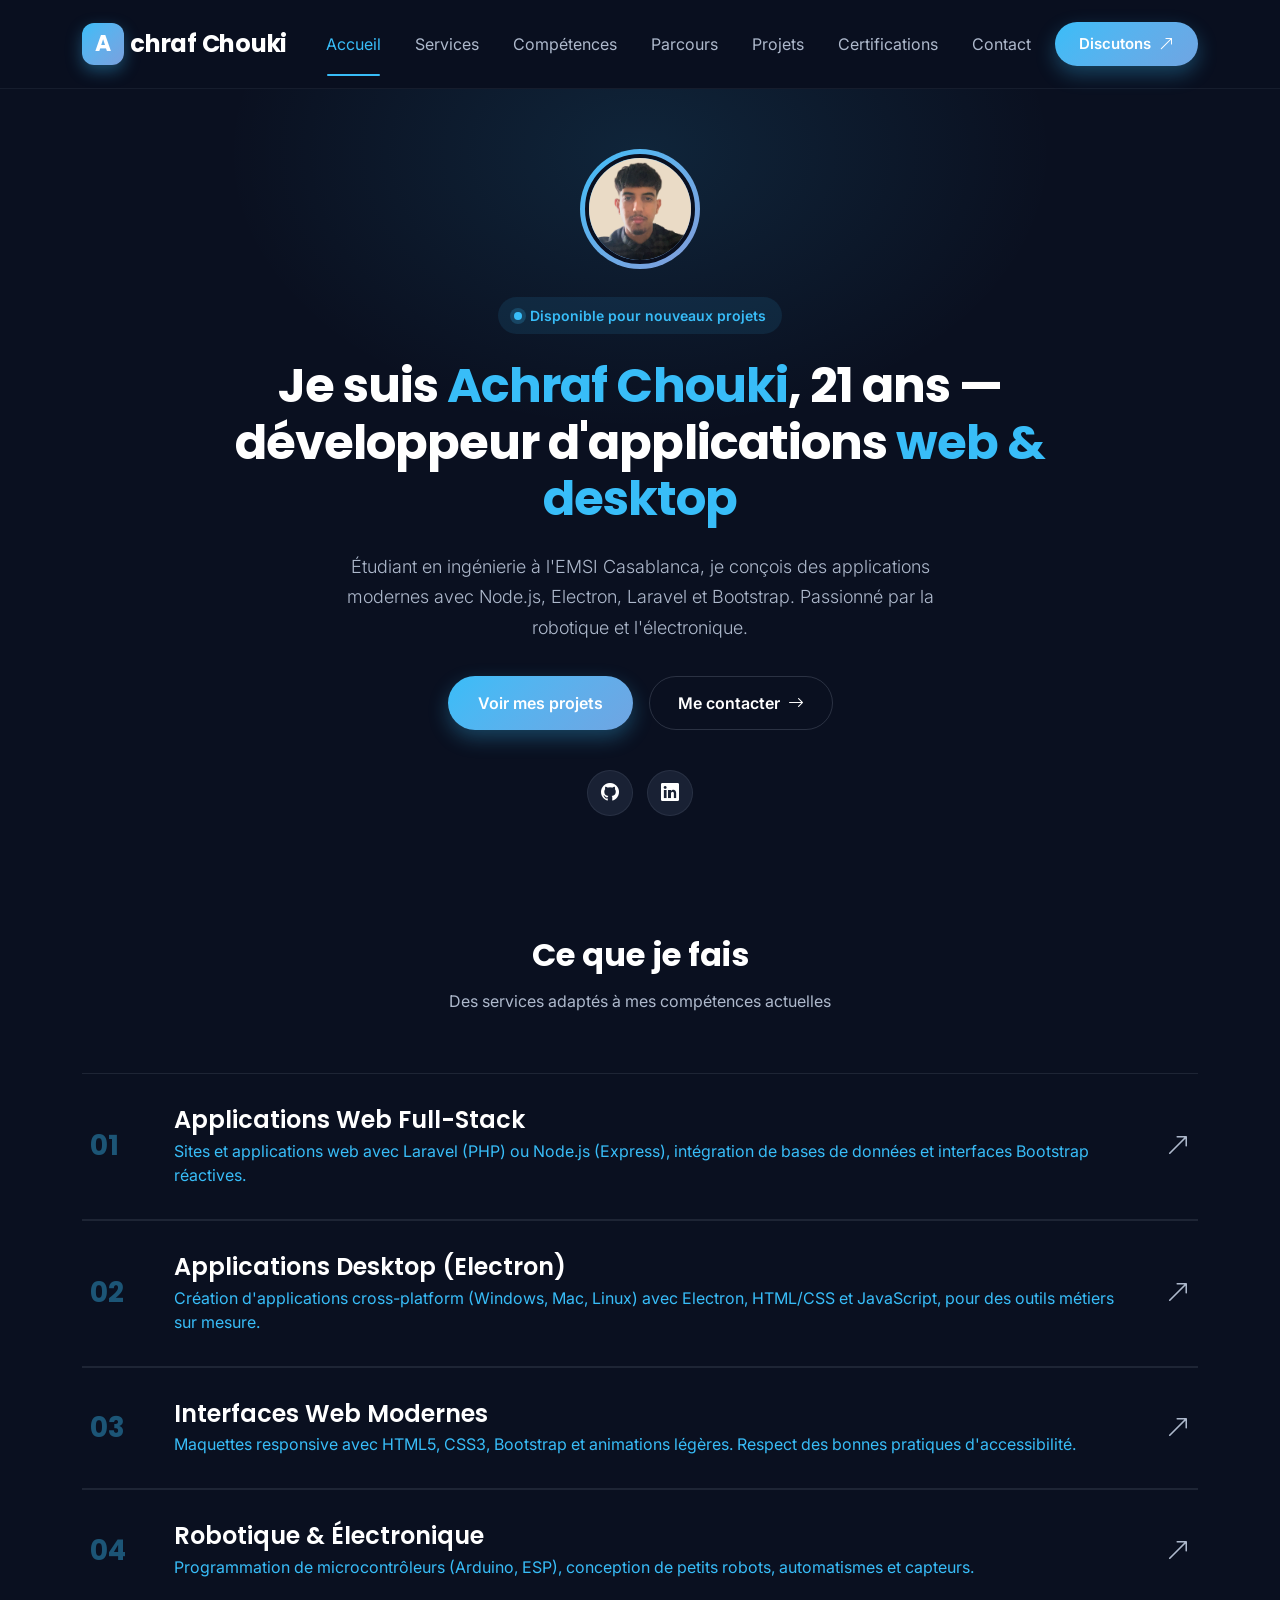
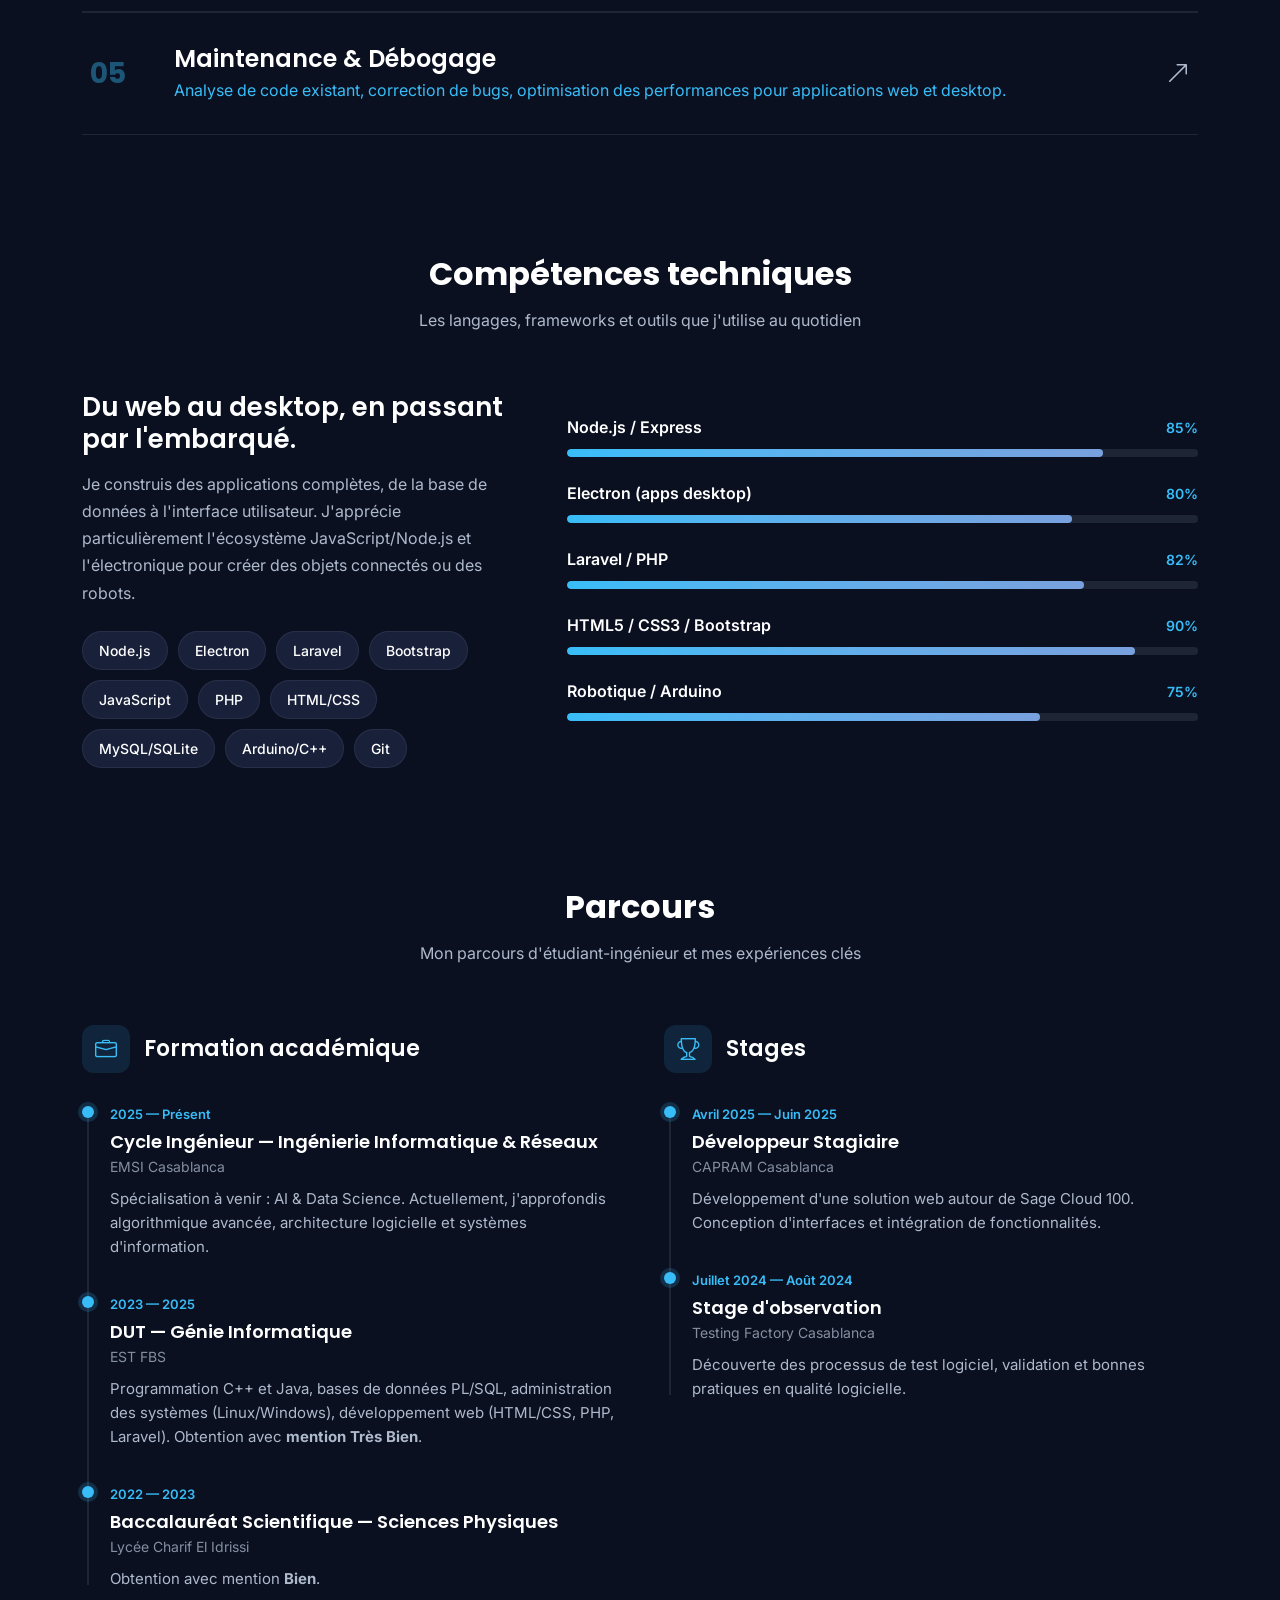
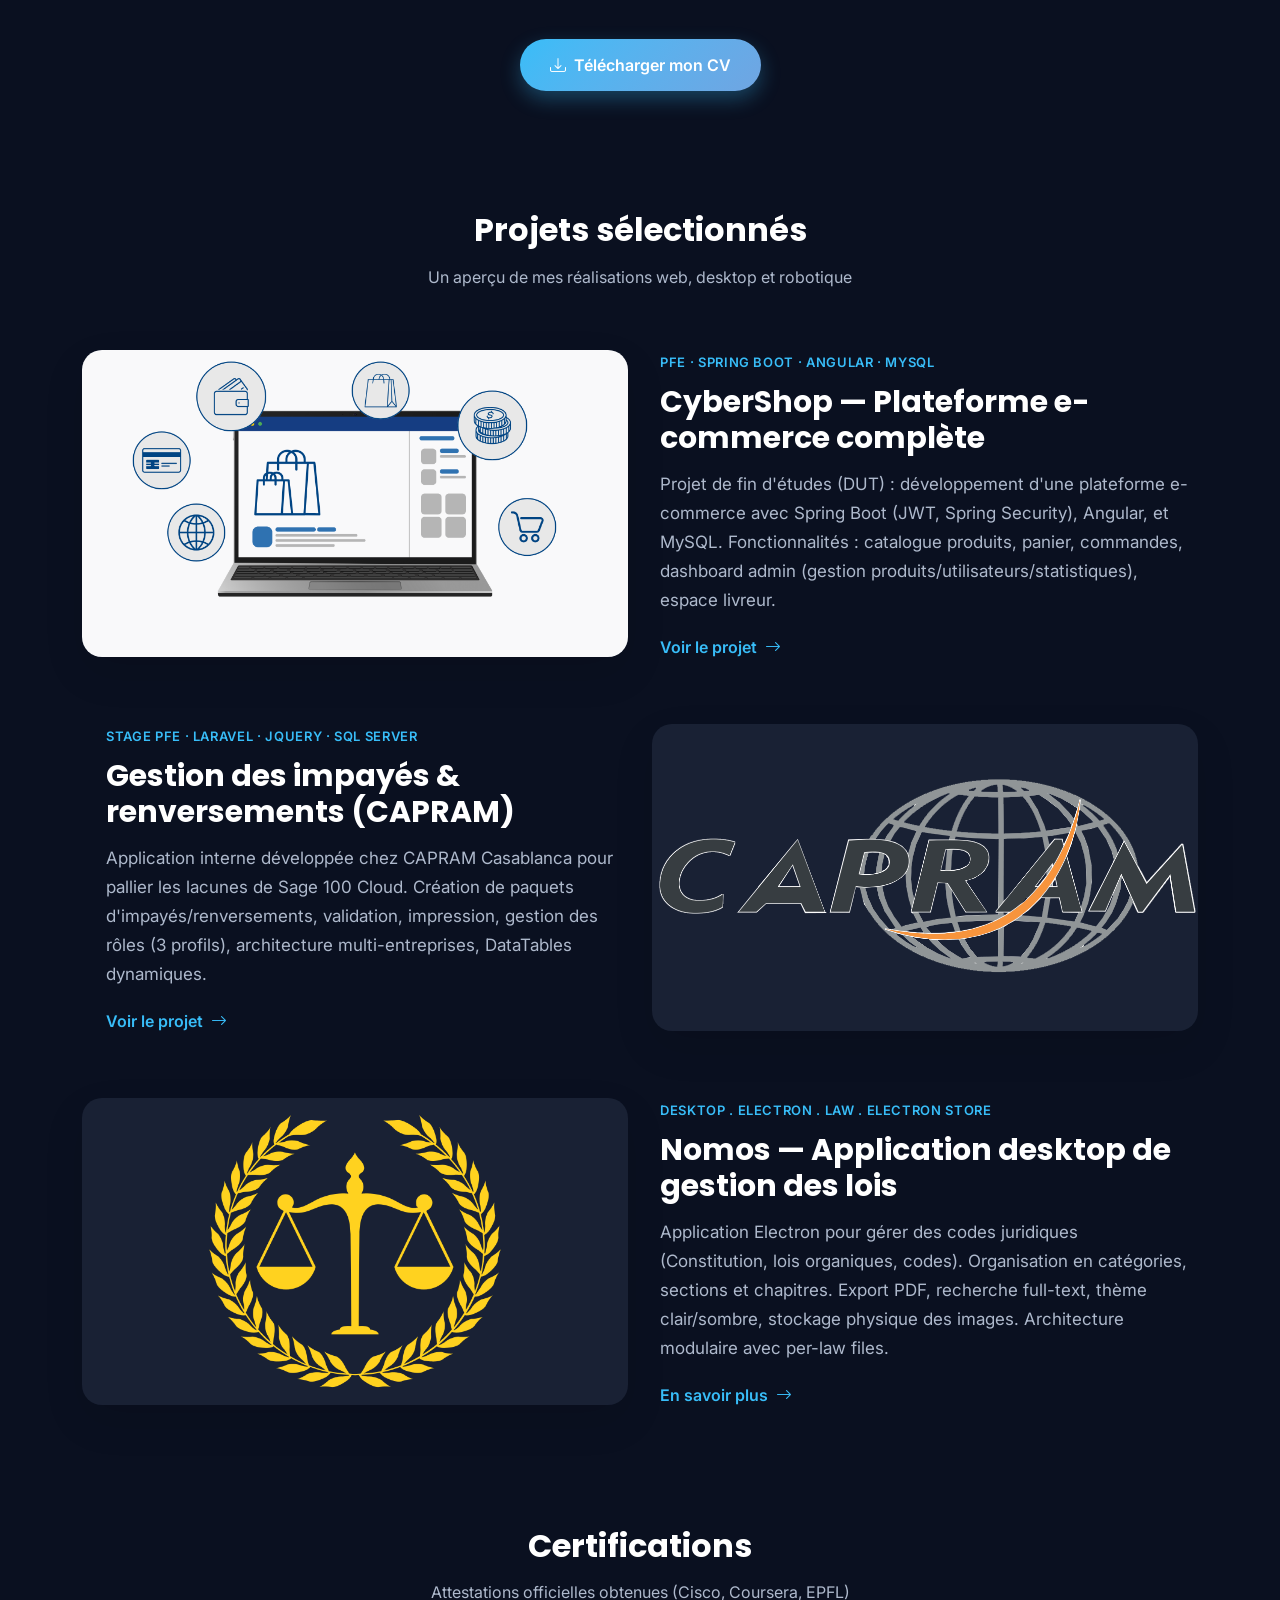
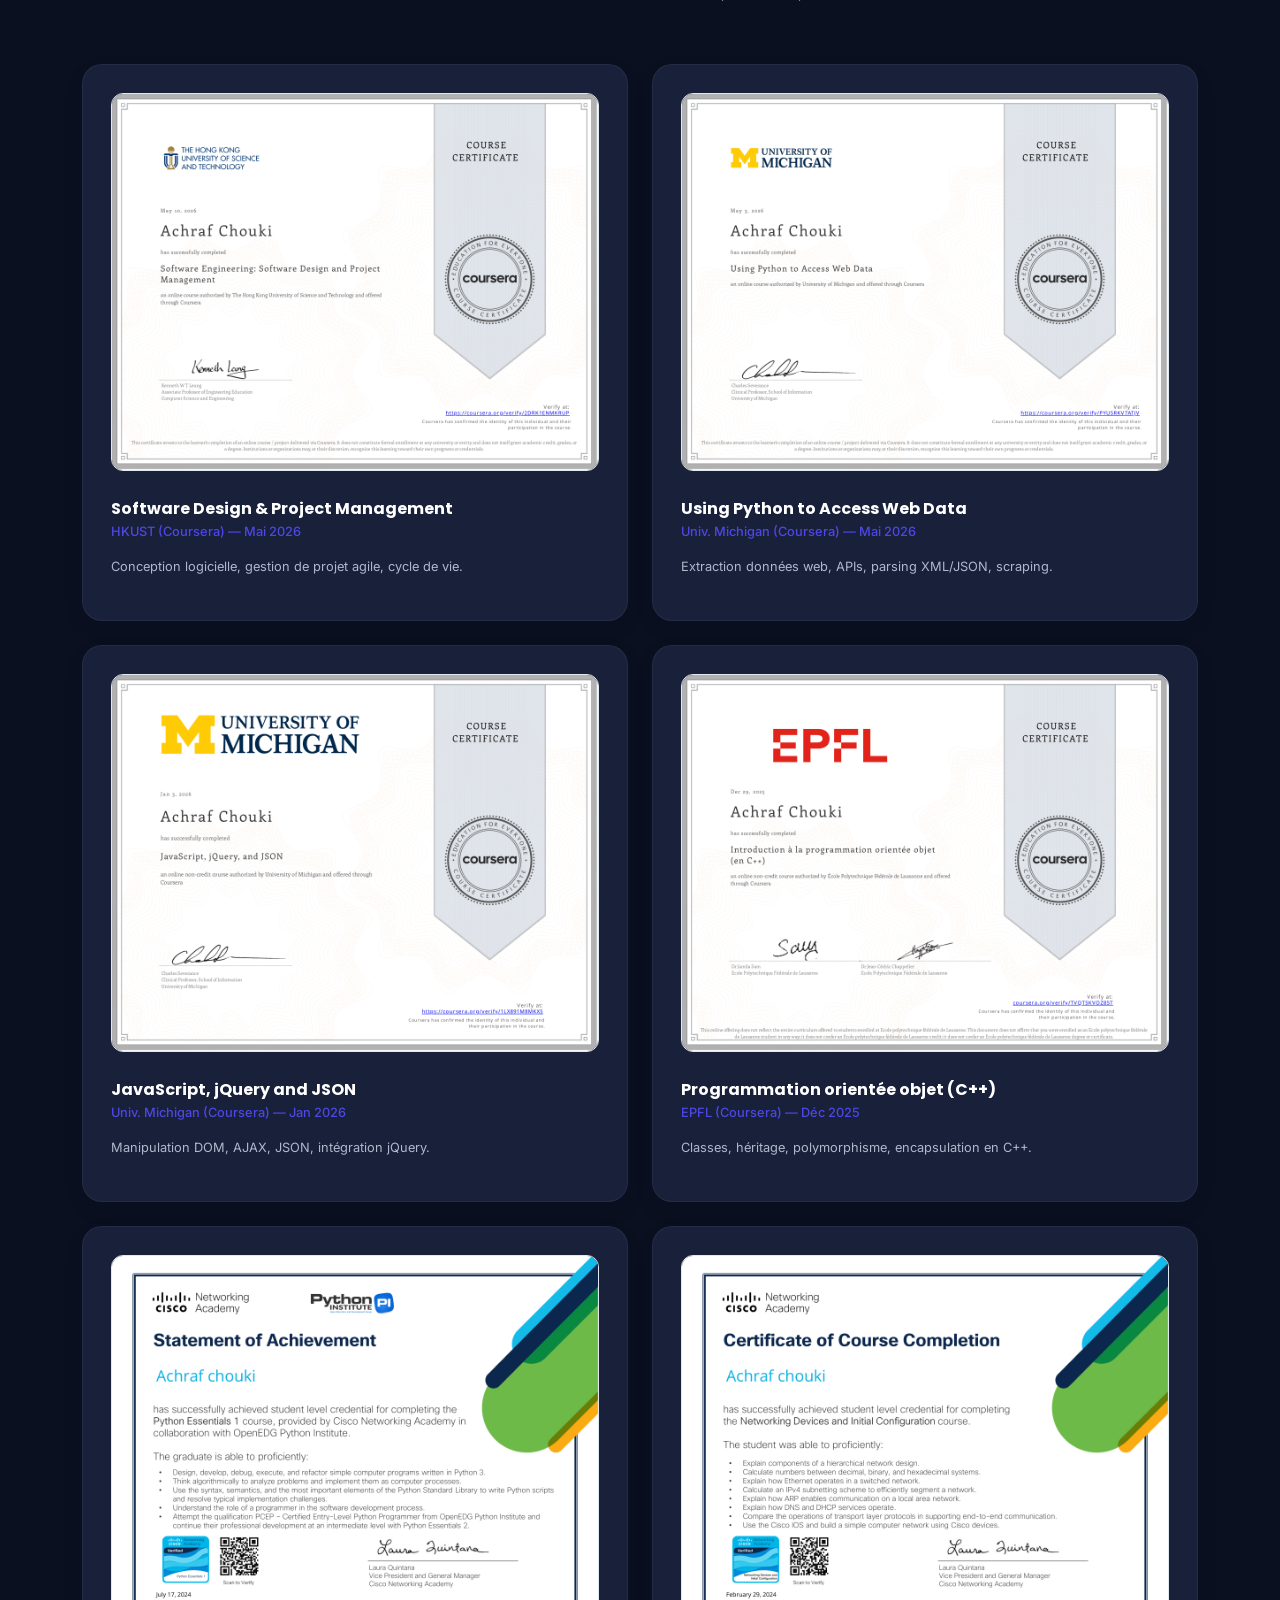
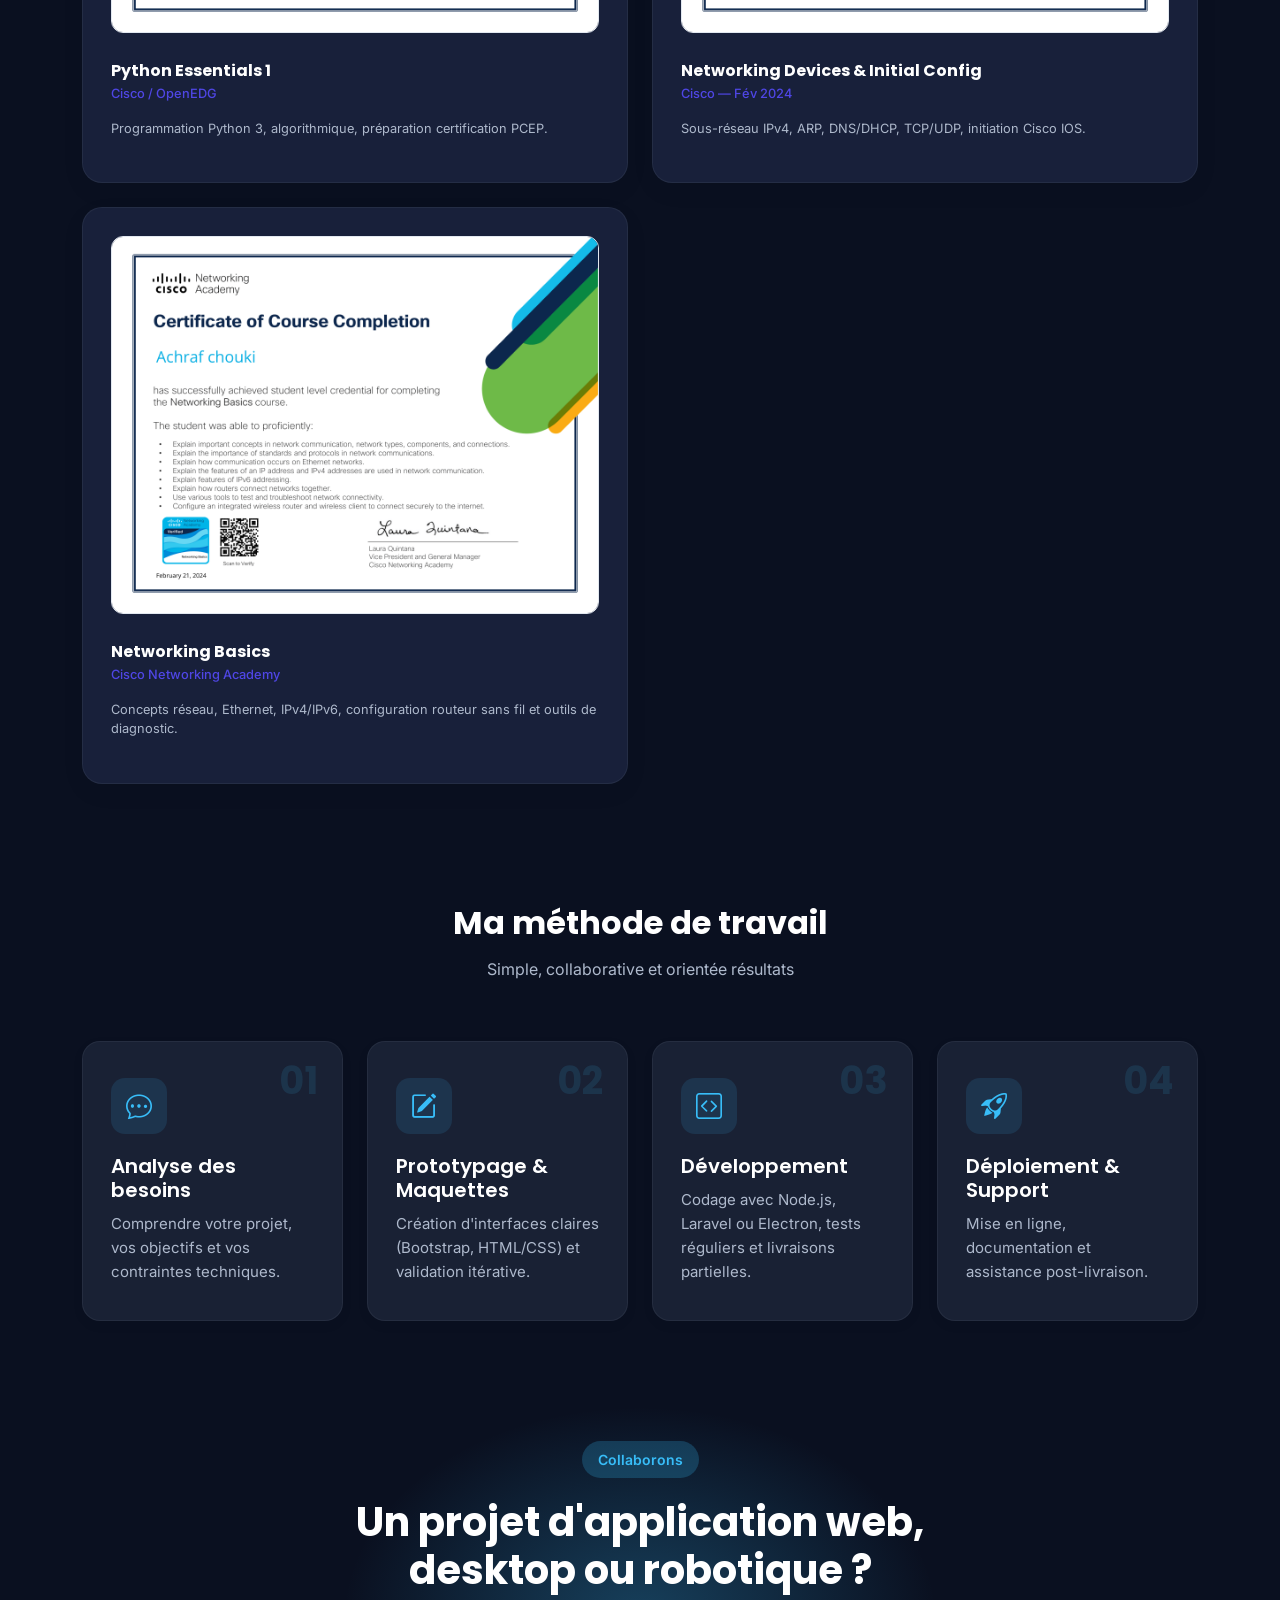
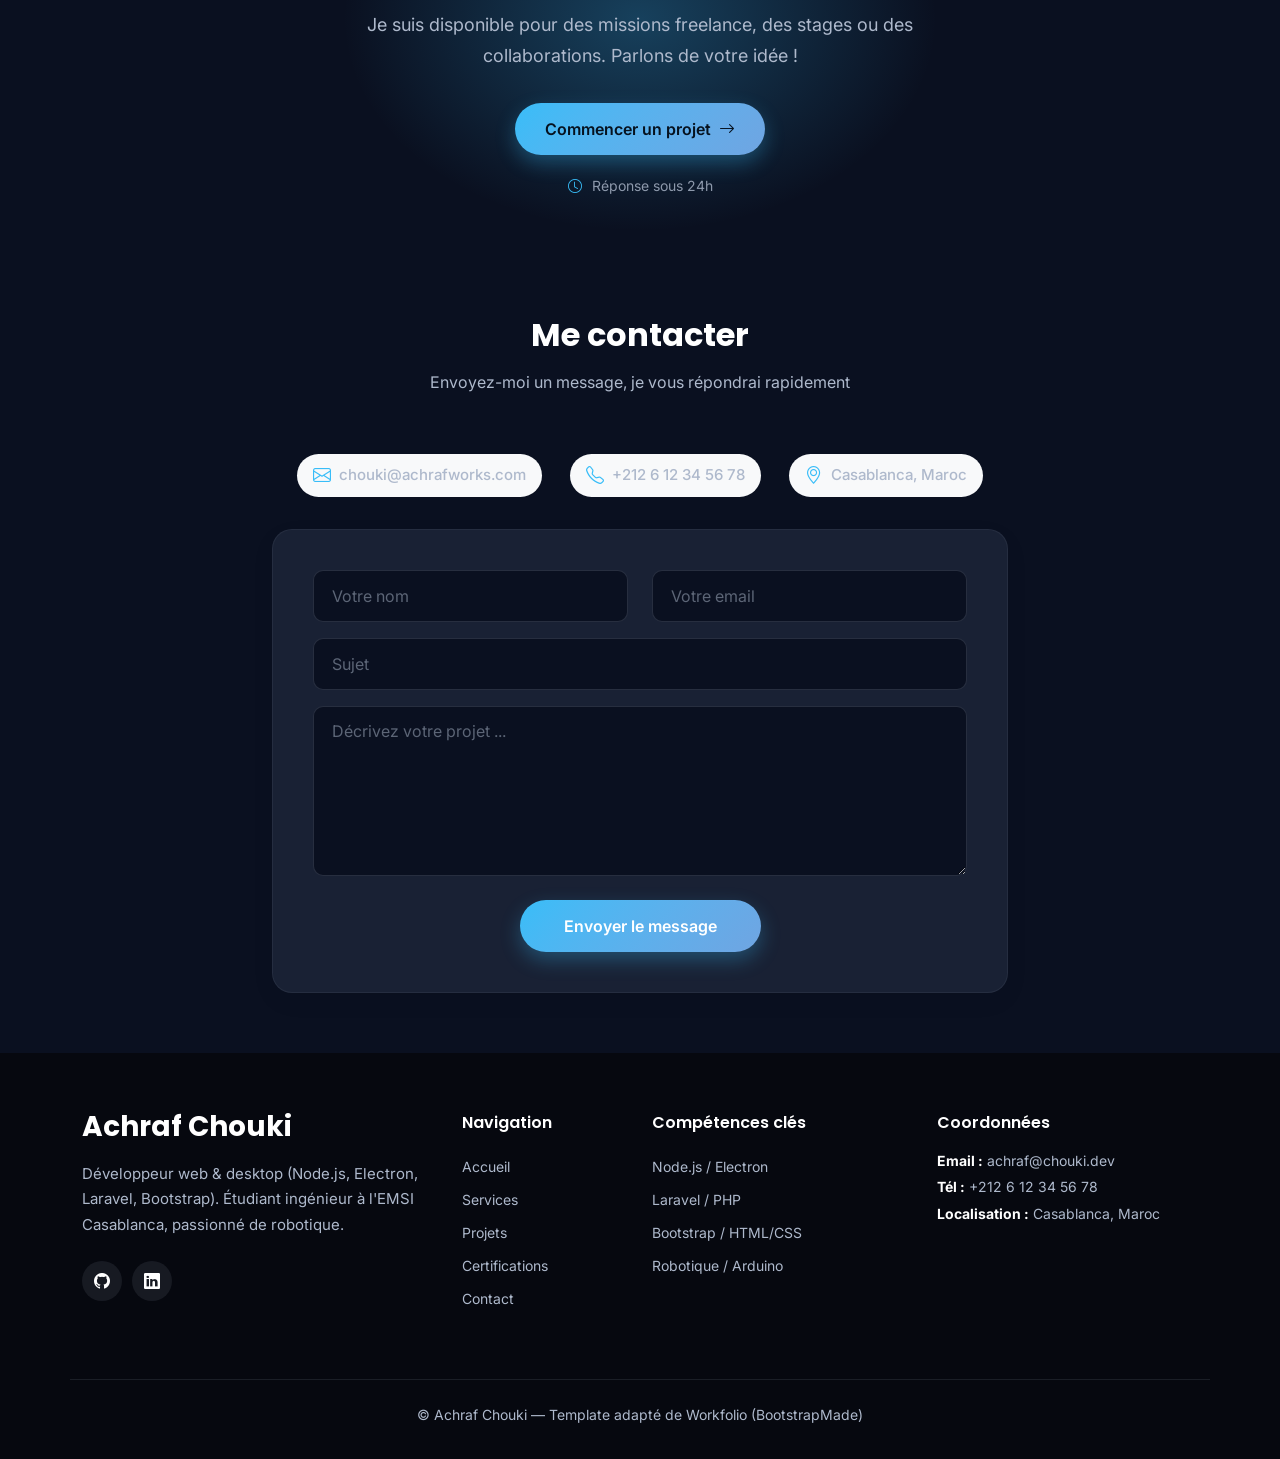
<file: index.html>
<!DOCTYPE html>
<html lang="fr">

<head>
  <meta charset="utf-8">
  <meta content="width=device-width, initial-scale=1.0" name="viewport">
  <title>Achraf Chouki - Développeur Web & Applications Desktop</title>
  <meta name="description" content="Achraf Chouki, 21 ans, étudiant en ingénierie. Développeur Node.js, Electron, Laravel, Bootstrap. Passionné par les applications web, desktop et la robotique.">
  <meta name="keywords" content="Node.js, Electron, Laravel, Bootstrap, développement web, applications desktop, robotique, Achraf Chouki">

  <!-- Favicons -->
  <link href="assets/img/A.png" rel="icon">
  <link href="assets/img/A.png" rel="apple-touch-icon">

  <!-- Fonts -->
  <link href="https://fonts.googleapis.com" rel="preconnect">
  <link href="https://fonts.gstatic.com" rel="preconnect" crossorigin>
  <link href="https://fonts.googleapis.com/css2?family=Poppins:ital,wght@0,100;0,200;0,300;0,400;0,500;0,600;0,700;0,800;0,900;1,100;1,200;1,300;1,400;1,500;1,600;1,700;1,800;1,900&family=Inter:wght@100;200;300;400;500;600;700;800;900&display=swap" rel="stylesheet">

  <!-- Vendor CSS Files -->
  <link href="assets/vendor/bootstrap/css/bootstrap.min.css" rel="stylesheet">
  <link href="assets/vendor/bootstrap-icons/bootstrap-icons.css" rel="stylesheet">
  <link href="assets/vendor/aos/aos.css" rel="stylesheet">
  <link href="assets/vendor/swiper/swiper-bundle.min.css" rel="stylesheet">

  <!-- Main CSS File -->
  <link href="assets/css/main.css" rel="stylesheet">

  <style>
    .avatar img {
      border-radius: 50%;
      object-fit: cover;
      width: 120px;
      height: 120px;
      margin-bottom: 1rem;
    }
    .service-rows .row-item {
      text-decoration: none;
    }
    .quick a, .quick span {
      background: #f8f9fa;
      padding: 8px 16px;
      border-radius: 40px;
      text-decoration: none;
      color: #1e293b;
      font-weight: 500;
      display: inline-flex;
      align-items: center;
      gap: 0.5rem;
    }
    .quick {
      display: flex;
      flex-wrap: wrap;
      justify-content: center;
      gap: 1rem;
      margin-bottom: 2rem;
    }
    @media (max-width: 768px) {
      .quick { flex-direction: column; align-items: center; }
    }
  </style>
</head>

<body class="index-page">

  <header id="header" class="header d-flex align-items-center sticky-top">
    <div class="container-fluid container-xl position-relative d-flex align-items-center justify-content-between">

      <a href="index.html" class="logo d-flex align-items-center">
        <span class="mark">A</span>
        <h1 class="sitename">chraf Chouki</h1>
      </a>

      <nav id="navmenu" class="navmenu">
        <ul>
          <li><a href="#hero" class="active">Accueil</a></li>
          <li><a href="#services">Services</a></li>
          <li><a href="#skills">Compétences</a></li>
          <li><a href="#experience">Parcours</a></li>
          <li><a href="#portfolio">Projets</a></li>
          <li><a href="#certifications">Certifications</a></li>
          <li><a href="#contact">Contact</a></li>
        </ul>
        <i class="mobile-nav-toggle d-xl-none bi bi-list"></i>
      </nav>

      <a class="cta-btn d-none d-xl-inline-flex" href="#contact">Discutons <i class="bi bi-arrow-up-right"></i></a>

    </div>
  </header>

  <main class="main">

    <!-- Hero Section -->
    <section id="hero" class="hero section">
      <div class="container">
        <div class="row justify-content-center text-center">
          <div class="col-lg-9" data-aos="fade-up" data-aos-delay="100">
            <div class="avatar"><img src="assets/img/cv_img.png" alt="Achraf Chouki" class="img-fluid"></div>
            <span class="status"><span class="ping"></span> Disponible pour nouveaux projets</span>
            <h1>Je suis <span class="hl">Achraf Chouki</span>, 21 ans — développeur d'applications <span class="hl">web & desktop</span></h1>
            <p class="lead">Étudiant en ingénierie à l'EMSI Casablanca, je conçois des applications modernes avec Node.js, Electron, Laravel et Bootstrap. Passionné par la robotique et l'électronique.</p>
            <div class="actions">
              <a href="#portfolio" class="btn-main">Voir mes projets</a>
              <a href="#contact" class="btn-line">Me contacter <i class="bi bi-arrow-right"></i></a>
            </div>
            <div class="socials" data-aos="fade-up" data-aos-delay="200">
              <a href="#" aria-label="GitHub"><i class="bi bi-github"></i></a>
              <a href="#" aria-label="LinkedIn"><i class="bi bi-linkedin"></i></a>
            </div>
          </div>
        </div>
      </div>
    </section>

    <!-- Services Section -->
    <section id="services" class="services section">
      <div class="container section-title" data-aos="fade-up">
        <h2>Ce que je fais</h2>
        <p>Des services adaptés à mes compétences actuelles</p>
      </div>
      <div class="container">
        <div class="row g-0 service-rows">
          <div class="col-12" data-aos="fade-up" data-aos-delay="100">
            <a href="#" class="row-item"><span class="n">01</span>
              <div class="body"><h3>Applications Web Full-Stack</h3><p>Sites et applications web avec Laravel (PHP) ou Node.js (Express), intégration de bases de données et interfaces Bootstrap réactives.</p></div><i class="bi bi-arrow-up-right"></i>
            </a>
          </div>
          <div class="col-12" data-aos="fade-up" data-aos-delay="150">
            <a href="#" class="row-item"><span class="n">02</span>
              <div class="body"><h3>Applications Desktop (Electron)</h3><p>Création d'applications cross-platform (Windows, Mac, Linux) avec Electron, HTML/CSS et JavaScript, pour des outils métiers sur mesure.</p></div><i class="bi bi-arrow-up-right"></i>
            </a>
          </div>
          <div class="col-12" data-aos="fade-up" data-aos-delay="200">
            <a href="#" class="row-item"><span class="n">03</span>
              <div class="body"><h3>Interfaces Web Modernes</h3><p>Maquettes responsive avec HTML5, CSS3, Bootstrap et animations légères. Respect des bonnes pratiques d'accessibilité.</p></div><i class="bi bi-arrow-up-right"></i>
            </a>
          </div>
          <div class="col-12" data-aos="fade-up" data-aos-delay="250">
            <a href="#" class="row-item"><span class="n">04</span>
              <div class="body"><h3>Robotique & Électronique</h3><p>Programmation de microcontrôleurs (Arduino, ESP), conception de petits robots, automatismes et capteurs.</p></div><i class="bi bi-arrow-up-right"></i>
            </a>
          </div>
          <div class="col-12" data-aos="fade-up" data-aos-delay="300">
            <a href="#" class="row-item"><span class="n">05</span>
              <div class="body"><h3>Maintenance & Débogage</h3><p>Analyse de code existant, correction de bugs, optimisation des performances pour applications web et desktop.</p></div><i class="bi bi-arrow-up-right"></i>
            </a>
          </div>
        </div>
      </div>
    </section>

    <!-- Skills Section -->
    <section id="skills" class="skills section light-background">
      <div class="container section-title" data-aos="fade-up">
        <h2>Compétences techniques</h2>
        <p>Les langages, frameworks et outils que j'utilise au quotidien</p>
      </div>
      <div class="container">
        <div class="row g-5 align-items-center">
          <div class="col-lg-5" data-aos="fade-right" data-aos-delay="100">
            <div class="intro"><h3>Du web au desktop, en passant par l'embarqué.</h3><p>Je construis des applications complètes, de la base de données à l'interface utilisateur. J'apprécie particulièrement l'écosystème JavaScript/Node.js et l'électronique pour créer des objets connectés ou des robots.</p>
              <div class="tags">
                <span>Node.js</span><span>Electron</span><span>Laravel</span><span>Bootstrap</span>
                <span>JavaScript</span><span>PHP</span><span>HTML/CSS</span><span>MySQL/SQLite</span>
                <span>Arduino/C++</span><span>Git</span>
              </div>
            </div>
          </div>
          <div class="col-lg-7" data-aos="fade-left" data-aos-delay="200">
            <div class="skills-animation">
              <div class="progress"><span class="skill"><span class="name">Node.js / Express</span> <i class="val">85%</i></span><div class="bar"><div class="progress-bar" role="progressbar" style="width:85%"></div></div></div>
              <div class="progress"><span class="skill"><span class="name">Electron (apps desktop)</span> <i class="val">80%</i></span><div class="bar"><div class="progress-bar" role="progressbar" style="width:80%"></div></div></div>
              <div class="progress"><span class="skill"><span class="name">Laravel / PHP</span> <i class="val">82%</i></span><div class="bar"><div class="progress-bar" role="progressbar" style="width:82%"></div></div></div>
              <div class="progress"><span class="skill"><span class="name">HTML5 / CSS3 / Bootstrap</span> <i class="val">90%</i></span><div class="bar"><div class="progress-bar" role="progressbar" style="width:90%"></div></div></div>
              <div class="progress"><span class="skill"><span class="name">Robotique / Arduino</span> <i class="val">75%</i></span><div class="bar"><div class="progress-bar" role="progressbar" style="width:75%"></div></div></div>
            </div>
          </div>
        </div>
      </div>
    </section>

    <!-- Experience Section -->
    <section id="experience" class="experience section">
      <div class="container section-title" data-aos="fade-up"><h2>Parcours</h2><p>Mon parcours d'étudiant-ingénieur et mes expériences clés</p></div>
      <div class="container">
        <div class="row g-5">
          <div class="col-lg-6" data-aos="fade-up" data-aos-delay="100">
            <div class="col-head"><i class="bi bi-briefcase"></i><h3>Formation académique</h3></div>
            <div class="timeline">
              <div class="item">
                <span class="year">2025 — Présent</span>
                <h4>Cycle Ingénieur — Ingénierie Informatique & Réseaux</h4>
                <span class="org">EMSI Casablanca</span>
                <p>Spécialisation à venir : AI & Data Science. Actuellement, j'approfondis algorithmique avancée, architecture logicielle et systèmes d'information.</p>
              </div>
              <div class="item">
                <span class="year">2023 — 2025</span>
                <h4>DUT — Génie Informatique</h4>
                <span class="org">EST FBS</span>
                <p>Programmation C++ et Java, bases de données PL/SQL, administration des systèmes (Linux/Windows), développement web (HTML/CSS, PHP, Laravel). Obtention avec <strong>mention Très Bien</strong>.</p>
              </div>
              <div class="item">
                <span class="year">2022 — 2023</span>
                <h4>Baccalauréat Scientifique — Sciences Physiques</h4>
                <span class="org">Lycée Charif El Idrissi</span>
                <p>Obtention avec mention <strong>Bien</strong>.</p>
              </div>
            </div>
          </div>
          <div class="col-lg-6" data-aos="fade-up" data-aos-delay="200">
            <div class="col-head"><i class="bi bi-trophy"></i><h3>Stages</h3></div>
            <div class="timeline">
              <div class="item">
                <span class="year">Avril 2025 — Juin 2025</span>
                <h4>Développeur Stagiaire</h4>
                <span class="org">CAPRAM Casablanca</span>
                <p>Développement d'une solution web autour de Sage Cloud 100. Conception d'interfaces et intégration de fonctionnalités.</p>
              </div>
              <div class="item">
                <span class="year">Juillet 2024 — Août 2024</span>
                <h4>Stage d'observation</h4>
                <span class="org">Testing Factory Casablanca</span>
                <p>Découverte des processus de test logiciel, validation et bonnes pratiques en qualité logicielle.</p>
              </div>
            </div>
          </div>
        </div>
        <div class="text-center mt-5" data-aos="fade-up"><a href="#contact" class="btn-main"><i class="bi bi-download"></i> Télécharger mon CV</a></div>
      </div>
    </section>

    <!-- Portfolio Section (projets) -->
    <section id="portfolio" class="portfolio section">
      <div class="container section-title" data-aos="fade-up">
        <h2>Projets sélectionnés</h2>
        <p>Un aperçu de mes réalisations web, desktop et robotique</p>
      </div>
      <div class="container">
        <div class="cases">

          <!-- PROJET 1 : CyberShop - E-commerce PFE (EST FBS) -->
          <article class="case" data-aos="fade-up" data-aos-delay="100">
            <div class="row g-4 align-items-center">
              <div class="col-lg-6">
                <a href="portfolio-cybershop.html" class="shot">
                  <img src="assets/img/projets/Cybershop.png" alt="CyberShop - Plateforme e-commerce" class="img-fluid">
                </a>
              </div>
              <div class="col-lg-6">
                <div class="copy">
                  <span class="cat">PFE · Spring Boot · Angular · MySQL</span>
                  <h3>CyberShop — Plateforme e-commerce complète</h3>
                  <p>Projet de fin d'études (DUT) : développement d'une plateforme e-commerce avec Spring Boot (JWT, Spring Security), Angular, et MySQL. Fonctionnalités : catalogue produits, panier, commandes, dashboard admin (gestion produits/utilisateurs/statistiques), espace livreur.</p>
                  <a href="portfolio-cybershop.html" class="more">Voir le projet <i class="bi bi-arrow-right"></i></a>
                </div>
              </div>
            </div>
          </article>

          <!-- PROJET 2 : CAPRAM - Gestion des impayés et renversements -->
          <article class="case reverse" data-aos="fade-up" data-aos-delay="100">
            <div class="row g-4 align-items-center">
              <div class="col-lg-6 order-lg-2">
                <a href="portfolio-capram.html" class="shot">
                  <img src="assets/img/projets/Capram.png" alt="CAPRAM" class="img-fluid">
                </a>
              </div>
              <div class="col-lg-6 order-lg-1">
                <div class="copy">
                  <span class="cat">Stage PFE · Laravel · jQuery · SQL Server</span>
                  <h3>Gestion des impayés & renversements (CAPRAM)</h3>
                  <p>Application interne développée chez CAPRAM Casablanca pour pallier les lacunes de Sage 100 Cloud. Création de paquets d'impayés/renversements, validation, impression, gestion des rôles (3 profils), architecture multi-entreprises, DataTables dynamiques.</p>
                  <a href="portfolio-capram.html" class="more">Voir le projet <i class="bi bi-arrow-right"></i></a>
                </div>
              </div>
            </div>
          </article>

          <article class="case" data-aos="fade-up" data-aos-delay="100">
            <div class="row g-4 align-items-center">
              <div class="col-lg-6">
                <a href="#" class="shot">
                  <img src="assets/img/projets/Nomos.png" alt="Robot suiveur de ligne" class="img-fluid">
                </a>
              </div>
              <div class="col-lg-6">
                <div class="copy">
                  <span class="cat">Desktop . Electron . Law . Electron Store</span>
                  <h3>Nomos — Application desktop de gestion des lois</h3>
                  <p>Application Electron pour gérer des codes juridiques (Constitution, lois organiques, codes). Organisation en catégories, sections et chapitres. Export PDF, recherche full-text, thème clair/sombre, stockage physique des images. Architecture modulaire avec per-law files.</p>
                  <a href="portfolio-nomos.html" class="more">En savoir plus <i class="bi bi-arrow-right"></i></a>
                </div>
              </div>
            </div>
          </article>

        </div>
      </div>
    </section>

    <!-- Certifications Section -->
    <section id="certifications" class="certifications section light-background">
      <div class="container section-title" data-aos="fade-up">
        <h2>Certifications</h2>
        <p>Attestations officielles obtenues (Cisco, Coursera, EPFL)</p>
      </div>
      <div class="container">
        <div class="row g-4">

          <!-- NEWEST FIRST -->

          <!-- 1. Mai 2026 - Software Design & Project Management (NEWEST) -->
          <div class="col-lg-6 col-md-12 col-sm-12" data-aos="fade-up" data-aos-delay="100">
            <figure class="q-card">
              <img src="assets/img/certifications/soft_eng_cert.png" alt="Software Design and Project Management" class="img-fluid mb-3" style="border-radius: 12px; width: 100%; border: 1px solid #e2e8f0;">
              <h4 style="font-size: 1rem; font-weight: 700;">Software Design & Project Management</h4>
              <p style="font-size: 0.8rem; color: #4f46e5; font-weight: 500;">HKUST (Coursera) — Mai 2026</p>
              <blockquote style="font-size: 0.8rem; margin-top: 0.5rem;">Conception logicielle, gestion de projet agile, cycle de vie.</blockquote>
            </figure>
          </div>

          <!-- 2. Mai 2026 - Using Python to Access Web Data -->
          <div class="col-lg-6 col-md-12 col-sm-12" data-aos="fade-up" data-aos-delay="150">
            <figure class="q-card">
              <img src="assets/img/certifications/web_acc_pyth.png" alt="Python to Access Web Data" class="img-fluid mb-3" style="border-radius: 12px; width: 100%; border: 1px solid #e2e8f0;">
              <h4 style="font-size: 1rem; font-weight: 700;">Using Python to Access Web Data</h4>
              <p style="font-size: 0.8rem; color: #4f46e5; font-weight: 500;">Univ. Michigan (Coursera) — Mai 2026</p>
              <blockquote style="font-size: 0.8rem; margin-top: 0.5rem;">Extraction données web, APIs, parsing XML/JSON, scraping.</blockquote>
            </figure>
          </div>

          <!-- 3. Jan 2026 - JavaScript, jQuery and JSON -->
          <div class="col-lg-6 col-md-12 col-sm-12" data-aos="fade-up" data-aos-delay="200">
            <figure class="q-card">
              <img src="assets/img/certifications/js_cert.png" alt="JavaScript, jQuery and JSON" class="img-fluid mb-3" style="border-radius: 12px; width: 100%; border: 1px solid #e2e8f0;">
              <h4 style="font-size: 1rem; font-weight: 700;">JavaScript, jQuery and JSON</h4>
              <p style="font-size: 0.8rem; color: #4f46e5; font-weight: 500;">Univ. Michigan (Coursera) — Jan 2026</p>
              <blockquote style="font-size: 0.8rem; margin-top: 0.5rem;">Manipulation DOM, AJAX, JSON, intégration jQuery.</blockquote>
            </figure>
          </div>

          <!-- 4. Déc 2025 - Programmation orientée objet (C++) -->
          <div class="col-lg-6 col-md-12 col-sm-12" data-aos="fade-up" data-aos-delay="250">
            <figure class="q-card">
              <img src="assets/img/certifications/c++_cert.png" alt="Programmation orientée objet C++" class="img-fluid mb-3" style="border-radius: 12px; width: 100%; border: 1px solid #e2e8f0;">
              <h4 style="font-size: 1rem; font-weight: 700;">Programmation orientée objet (C++)</h4>
              <p style="font-size: 0.8rem; color: #4f46e5; font-weight: 500;">EPFL (Coursera) — Déc 2025</p>
              <blockquote style="font-size: 0.8rem; margin-top: 0.5rem;">Classes, héritage, polymorphisme, encapsulation en C++.</blockquote>
            </figure>
          </div>

          <!-- 5. Python Essentials 1 (Cisco / OpenEDG) -->
          <div class="col-lg-6 col-md-12 col-sm-12" data-aos="fade-up" data-aos-delay="300">
            <figure class="q-card">
              <img src="assets/img/certifications/pyth_cert.png" alt="Python Essentials 1 - Cisco" class="img-fluid mb-3" style="border-radius: 12px; width: 100%; border: 1px solid #e2e8f0;">
              <h4 style="font-size: 1rem; font-weight: 700;">Python Essentials 1</h4>
              <p style="font-size: 0.8rem; color: #4f46e5; font-weight: 500;">Cisco / OpenEDG</p>
              <blockquote style="font-size: 0.8rem; margin-top: 0.5rem;">Programmation Python 3, algorithmique, préparation certification PCEP.</blockquote>
            </figure>
          </div>

          <!-- 6. Fév 2024 - Networking Devices & Initial Config -->
          <div class="col-lg-6 col-md-12 col-sm-12" data-aos="fade-up" data-aos-delay="350">
            <figure class="q-card">
              <img src="assets/img/certifications/ND&IC_cert.png" alt="Networking Devices - Cisco" class="img-fluid mb-3" style="border-radius: 12px; width: 100%; border: 1px solid #e2e8f0;">
              <h4 style="font-size: 1rem; font-weight: 700;">Networking Devices & Initial Config</h4>
              <p style="font-size: 0.8rem; color: #4f46e5; font-weight: 500;">Cisco — Fév 2024</p>
              <blockquote style="font-size: 0.8rem; margin-top: 0.5rem;">Sous-réseau IPv4, ARP, DNS/DHCP, TCP/UDP, initiation Cisco IOS.</blockquote>
            </figure>
          </div>

          <!-- 7. Networking Basics (OLDEST) -->
          <div class="col-lg-6 col-md-12 col-sm-12" data-aos="fade-up" data-aos-delay="400">
            <figure class="q-card">
              <img src="assets/img/certifications/netw_basics_cert.png" alt="Networking Basics - Cisco" class="img-fluid mb-3" style="border-radius: 12px; width: 100%; border: 1px solid #e2e8f0;">
              <h4 style="font-size: 1rem; font-weight: 700;">Networking Basics</h4>
              <p style="font-size: 0.8rem; color: #4f46e5; font-weight: 500;">Cisco Networking Academy</p>
              <blockquote style="font-size: 0.8rem; margin-top: 0.5rem;">Concepts réseau, Ethernet, IPv4/IPv6, configuration routeur sans fil et outils de diagnostic.</blockquote>
            </figure>
          </div>

        </div>
      </div>
    </section>

    <!-- Process Section -->
    <section id="process" class="process section">
      <div class="container section-title" data-aos="fade-up"><h2>Ma méthode de travail</h2><p>Simple, collaborative et orientée résultats</p></div>
      <div class="container"><div class="row g-4 steps">
        <div class="col-lg-3 col-md-6" data-aos="fade-up" data-aos-delay="100"><div class="step"><span class="num">01</span><i class="bi bi-chat-dots"></i><h3>Analyse des besoins</h3><p>Comprendre votre projet, vos objectifs et vos contraintes techniques.</p></div></div>
        <div class="col-lg-3 col-md-6" data-aos="fade-up" data-aos-delay="200"><div class="step"><span class="num">02</span><i class="bi bi-pencil-square"></i><h3>Prototypage & Maquettes</h3><p>Création d'interfaces claires (Bootstrap, HTML/CSS) et validation itérative.</p></div></div>
        <div class="col-lg-3 col-md-6" data-aos="fade-up" data-aos-delay="300"><div class="step"><span class="num">03</span><i class="bi bi-code-square"></i><h3>Développement</h3><p>Codage avec Node.js, Laravel ou Electron, tests réguliers et livraisons partielles.</p></div></div>
        <div class="col-lg-3 col-md-6" data-aos="fade-up" data-aos-delay="400"><div class="step"><span class="num">04</span><i class="bi bi-rocket-takeoff"></i><h3>Déploiement & Support</h3><p>Mise en ligne, documentation et assistance post-livraison.</p></div></div>
      </div></div>
    </section>

    <!-- CTA Section -->
    <section id="cta" class="cta section dark-background">
      <div class="container" data-aos="zoom-in" data-aos-delay="100"><div class="row justify-content-center text-center"><div class="col-lg-8"><div class="cta-center"><span class="kicker">Collaborons</span><h2>Un projet d'application web, desktop ou robotique ?</h2><p>Je suis disponible pour des missions freelance, des stages ou des collaborations. Parlons de votre idée !</p><a href="#contact" class="btn-main">Commencer un projet <i class="bi bi-arrow-right"></i></a><span class="note"><i class="bi bi-clock"></i> Réponse sous 24h</span></div></div></div></div>
    </section>

    <!-- Contact Section -->
    <section id="contact" class="contact section">
      <div class="container section-title" data-aos="fade-up"><h2>Me contacter</h2><p>Envoyez-moi un message, je vous répondrai rapidement</p></div>
      <div class="container" data-aos="fade-up" data-aos-delay="100"><div class="row justify-content-center"><div class="col-lg-8">
        <div class="quick"><a href="mailto:chouki@achrafworks.com"><i class="bi bi-envelope"></i> chouki@achrafworks.com </a><a href="tel:+212 6 39 42 31 28"><i class="bi bi-telephone"></i> +212 6 12 34 56 78</a><span><i class="bi bi-geo-alt"></i> Casablanca, Maroc</span></div>
        <form action="forms/contact.php" method="post" class="php-email-form"><div class="row gy-3"><div class="col-md-6"><input type="text" name="name" class="form-control" placeholder="Votre nom" required=""></div><div class="col-md-6"><input type="email" name="email" class="form-control" placeholder="Votre email" required=""></div><div class="col-12"><input type="text" name="subject" class="form-control" placeholder="Sujet" required=""></div><div class="col-12"><textarea name="message" class="form-control" rows="6" placeholder="Décrivez votre projet ..." required=""></textarea></div><div class="col-12 text-center"><div class="loading">Chargement</div><div class="error-message"></div><div class="sent-message">Message envoyé ! Merci de votre intérêt.</div><button type="submit" class="btn-submit">Envoyer le message</button></div></div></form>
      </div></div></div>
    </section>
  </main>

  <footer id="footer" class="footer dark-background">
    <div class="container footer-top"><div class="row gy-4"><div class="col-lg-4 col-md-12 footer-about"><a href="index.html" class="logo d-flex align-items-center"><span class="sitename">Achraf Chouki</span></a><p>Développeur web & desktop (Node.js, Electron, Laravel, Bootstrap). Étudiant ingénieur à l'EMSI Casablanca, passionné de robotique.</p><div class="social-links d-flex mt-4"><a href="#" aria-label="GitHub"><i class="bi bi-github"></i></a><a href="#" aria-label="LinkedIn"><i class="bi bi-linkedin"></i></a></div></div>
      <div class="col-lg-2 col-6 footer-links"><h4>Navigation</h4><ul><li><a href="#hero">Accueil</a></li><li><a href="#services">Services</a></li><li><a href="#portfolio">Projets</a></li><li><a href="#certifications">Certifications</a></li><li><a href="#contact">Contact</a></li></ul></div>
      <div class="col-lg-3 col-6 footer-links"><h4>Compétences clés</h4><ul><li><a href="#skills">Node.js / Electron</a></li><li><a href="#skills">Laravel / PHP</a></li><li><a href="#skills">Bootstrap / HTML/CSS</a></li><li><a href="#skills">Robotique / Arduino</a></li></ul></div>
      <div class="col-lg-3 col-md-12 footer-contact"><h4>Coordonnées</h4><p><strong>Email :</strong> achraf@chouki.dev</p><p><strong>Tél :</strong> +212 6 12 34 56 78</p><p><strong>Localisation :</strong> Casablanca, Maroc</p></div>
    </div></div>
    <div class="container copyright text-center mt-4"><p>© Achraf Chouki — Template adapté de Workfolio (BootstrapMade)</p></div>
  </footer>

  <a href="#" id="scroll-top" class="scroll-top d-flex align-items-center justify-content-center"><i class="bi bi-arrow-up-short"></i></a>
  <div id="preloader"></div>

  <!-- Vendor JS Files -->
  <script src="assets/vendor/bootstrap/js/bootstrap.bundle.min.js"></script>
  <script src="assets/vendor/php-email-form/validate.js"></script>
  <script src="assets/vendor/aos/aos.js"></script>
  <script src="assets/vendor/purecounter/purecounter_vanilla.js"></script>
  <script src="assets/vendor/waypoints/noframework.waypoints.js"></script>
  <script src="assets/vendor/swiper/swiper-bundle.min.js"></script>
  <script src="assets/js/main.js"></script>
</body>

</html>
</file>
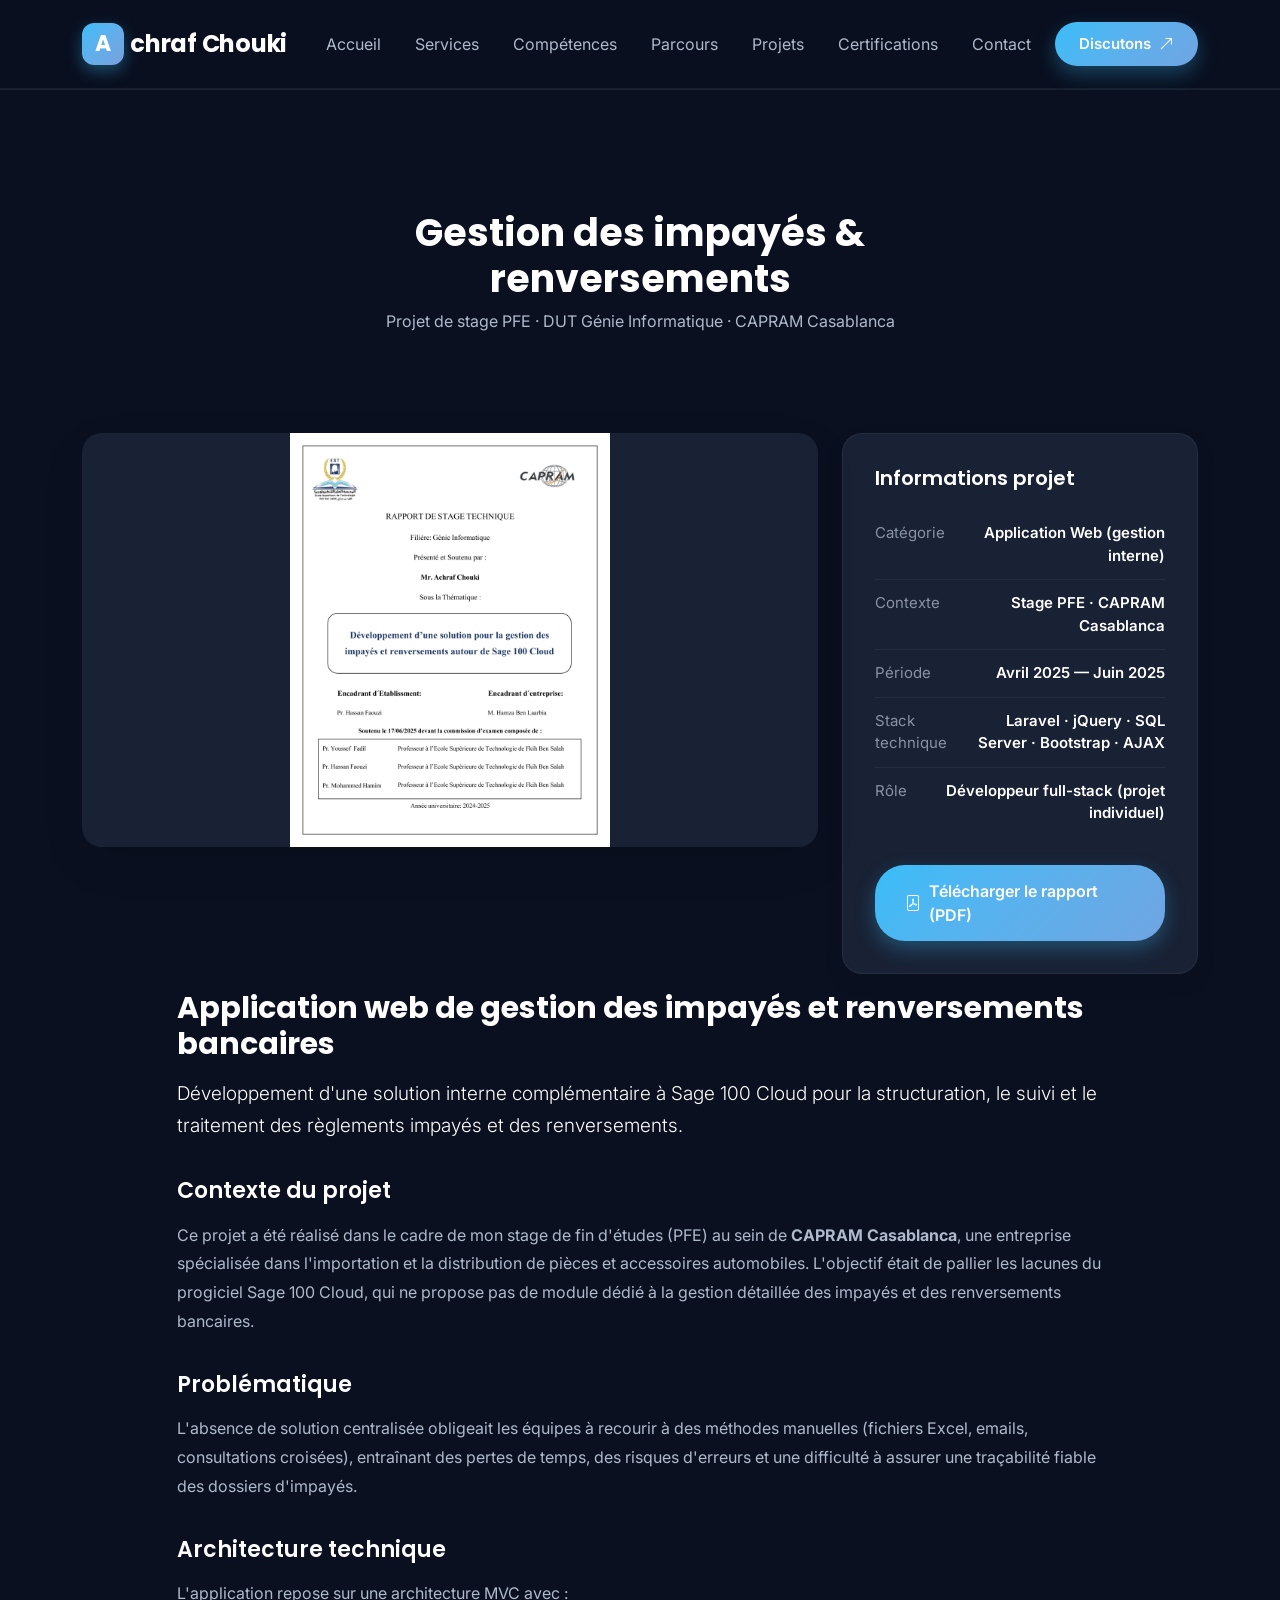
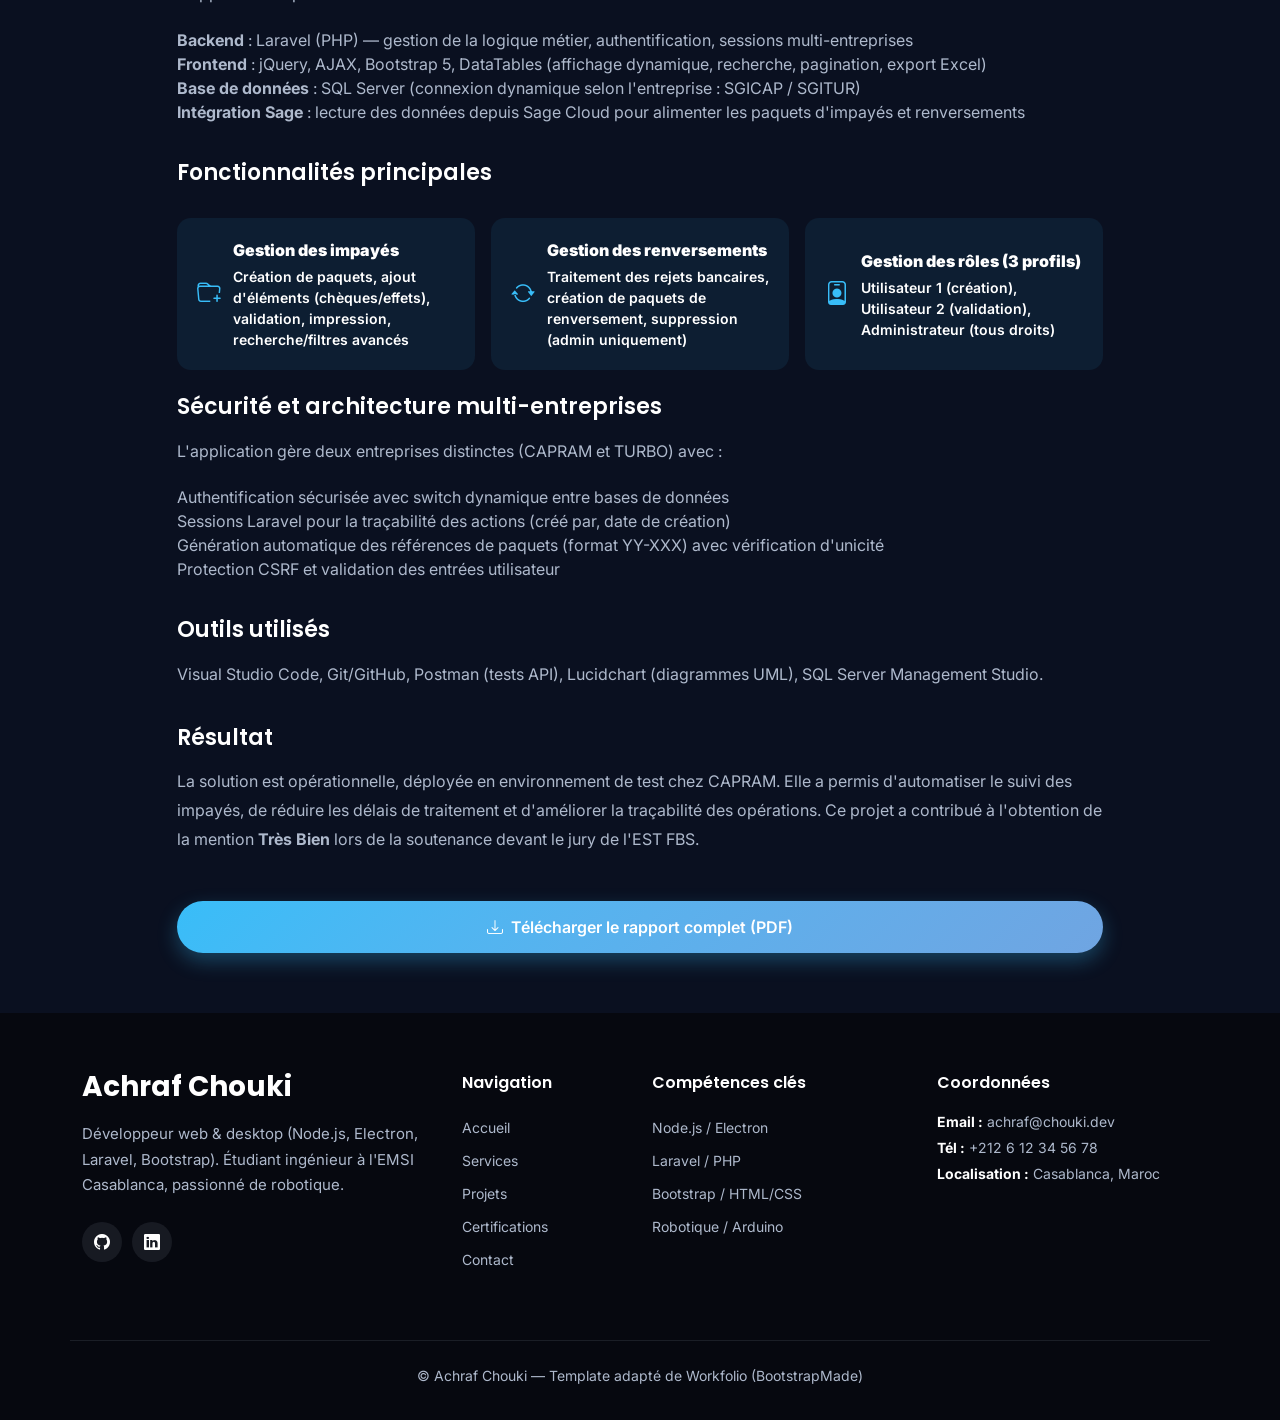
<file: portfolio-capram.html>
<!DOCTYPE html>
<html lang="fr">

<head>
  <meta charset="utf-8">
  <meta content="width=device-width, initial-scale=1.0" name="viewport">
  <title>Gestion des impayés - Détails du projet | Achraf Chouki</title>
  <meta name="description" content="Application web de gestion des impayés et renversements bancaires développée avec Laravel, jQuery et SQL Server - Projet de stage PFE chez CAPRAM Casablanca.">
  <meta name="keywords" content="Laravel, jQuery, SQL Server, impayés, renversements, Sage 100 Cloud, projet PFE, Achraf Chouki">

  <!-- Favicons -->
  <link href="assets/img/favicon.png" rel="icon">
  <link href="assets/img/apple-touch-icon.png" rel="apple-touch-icon">

  <!-- Fonts -->
  <link href="https://fonts.googleapis.com" rel="preconnect">
  <link href="https://fonts.gstatic.com" rel="preconnect" crossorigin>
  <link href="https://fonts.googleapis.com/css2?family=Poppins:ital,wght@0,100;0,200;0,300;0,400;0,500;0,600;0,700;0,800;0,900;1,100;1,200;1,300;1,400;1,500;1,600;1,700;1,800;1,900&family=Inter:wght@100;200;300;400;500;600;700;800;900&display=swap" rel="stylesheet">

  <!-- Vendor CSS Files -->
  <link href="assets/vendor/bootstrap/css/bootstrap.min.css" rel="stylesheet">
  <link href="assets/vendor/bootstrap-icons/bootstrap-icons.css" rel="stylesheet">
  <link href="assets/vendor/aos/aos.css" rel="stylesheet">
  <link href="assets/vendor/swiper/swiper-bundle.min.css" rel="stylesheet">

  <!-- Main CSS File -->
  <link href="assets/css/main.css" rel="stylesheet">

</head>

<body class="portfolio-details-page">

  <header id="header" class="header d-flex align-items-center sticky-top">
    <div class="container-fluid container-xl position-relative d-flex align-items-center justify-content-between">

      <a href="index.html" class="logo d-flex align-items-center">
        <span class="mark">A</span>
        <h1 class="sitename">chraf Chouki</h1>
      </a>

      <nav id="navmenu" class="navmenu">
        <ul>
          <li><a href="index.html#hero">Accueil</a></li>
          <li><a href="index.html#services">Services</a></li>
          <li><a href="index.html#skills">Compétences</a></li>
          <li><a href="index.html#experience">Parcours</a></li>
          <li><a href="index.html#portfolio">Projets</a></li>
          <li><a href="index.html#certifications">Certifications</a></li>
          <li><a href="index.html#contact">Contact</a></li>
        </ul>
        <i class="mobile-nav-toggle d-xl-none bi bi-list"></i>
      </nav>

      <a class="cta-btn d-none d-xl-inline-flex" href="index.html#contact">Discutons <i class="bi bi-arrow-up-right"></i></a>

    </div>
  </header>

  <main class="main">

    <!-- Page Title -->
    <div class="page-title" data-aos="fade">
      <div class="heading">
        <div class="container">
          <div class="row d-flex justify-content-center text-center">
            <div class="col-lg-8">
              <h1>Gestion des impayés & renversements</h1>
              <p class="mb-0">Projet de stage PFE · DUT Génie Informatique · CAPRAM Casablanca</p>
            </div>
          </div>
        </div>
      </div>
      <nav class="breadcrumbs">
        <div class="container">
          <ol>
            <li><a href="index.html">Accueil</a></li>
            <li><a href="index.html#portfolio">Projets</a></li>
            <li class="current">Gestion des impayés</li>
          </ol>
        </div>
      </nav>
    </div><!-- End Page Title -->

    <!-- Portfolio Details Section -->
    <section id="portfolio-details" class="portfolio-details section">

      <div class="container" data-aos="fade-up" data-aos-delay="100">

        <div class="row gy-5">

          <div class="col-lg-8">
            <div class="swiper gallery init-swiper">

              <script type="application/json" class="swiper-config">
                {
                  "loop": true,
                  "speed": 600,
                  "autoplay": {
                    "delay": 5000
                  },
                  "slidesPerView": 1,
                  "pagination": {
                    "el": ".swiper-pagination",
                    "type": "bullets",
                    "clickable": true
                  }
                }
              </script>

              <div class="swiper-wrapper">
                <!-- Remplace ces images par tes propres captures d'écran -->
                <div class="swiper-slide"><img src="assets/img/prj_stage_est/Picture1.png" alt="Page de Garde" class="img-fluid"></div>
                <div class="swiper-slide"><img src="assets/img/prj_stage_est/Picture2.png" alt="Resumé" class="img-fluid"></div>
                <div class="swiper-slide"><img src="assets/img/prj_stage_est/Picture3.png" alt="Introduction générale" class="img-fluid"></div>
                <div class="swiper-slide"><img src="assets/img/prj_stage_est/Picture4.png" alt="Conclusion générale" class="img-fluid"></div>
              </div>

              <div class="swiper-pagination"></div>
            </div>
          </div>

          <div class="col-lg-4">
            <aside class="meta-card">
              <h3>Informations projet</h3>
              <ul>
                <li><span class="lbl">Catégorie</span><span class="val">Application Web (gestion interne)</span></li>
                <li><span class="lbl">Contexte</span><span class="val">Stage PFE · CAPRAM Casablanca</span></li>
                <li><span class="lbl">Période</span><span class="val">Avril 2025 — Juin 2025</span></li>
                <li><span class="lbl">Stack technique</span><span class="val">Laravel · jQuery · SQL Server · Bootstrap · AJAX</span></li>
                <li><span class="lbl">Rôle</span><span class="val">Développeur full-stack (projet individuel)</span></li>
              </ul>
              <a href="assets/pdf/RAPPORT_STAGE_CAPRAM_ACHRAF_CHOUKI.pdf" class="btn-main" target="_blank">
                <i class="bi bi-file-pdf"></i> Télécharger le rapport (PDF)
              </a>
            </aside>
          </div>

        </div>

        <div class="row justify-content-center">
          <div class="col-lg-10">
            <article class="writeup" data-aos="fade-up" data-aos-delay="200">
              <h2>Application web de gestion des impayés et renversements bancaires</h2>
              <p class="lead">Développement d'une solution interne complémentaire à Sage 100 Cloud pour la structuration, le suivi et le traitement des règlements impayés et des renversements.</p>
              
              <h3>Contexte du projet</h3>
              <p>Ce projet a été réalisé dans le cadre de mon stage de fin d'études (PFE) au sein de <strong>CAPRAM Casablanca</strong>, une entreprise spécialisée dans l'importation et la distribution de pièces et accessoires automobiles. L'objectif était de pallier les lacunes du progiciel Sage 100 Cloud, qui ne propose pas de module dédié à la gestion détaillée des impayés et des renversements bancaires.</p>
              
              <h3>Problématique</h3>
              <p>L'absence de solution centralisée obligeait les équipes à recourir à des méthodes manuelles (fichiers Excel, emails, consultations croisées), entraînant des pertes de temps, des risques d'erreurs et une difficulté à assurer une traçabilité fiable des dossiers d'impayés.</p>

              <h3>Architecture technique</h3>
              <p>L'application repose sur une architecture MVC avec :</p>
              <ul>
                <li><strong>Backend</strong> : Laravel (PHP) — gestion de la logique métier, authentification, sessions multi-entreprises</li>
                <li><strong>Frontend</strong> : jQuery, AJAX, Bootstrap 5, DataTables (affichage dynamique, recherche, pagination, export Excel)</li>
                <li><strong>Base de données</strong> : SQL Server (connexion dynamique selon l'entreprise : SGICAP / SGITUR)</li>
                <li><strong>Intégration Sage</strong> : lecture des données depuis Sage Cloud pour alimenter les paquets d'impayés et renversements</li>
              </ul>

                <h3>Fonctionnalités principales</h3>
                <div class="row g-3 highlights">
                <div class="col-md-4">
                    <div class="hl">
                    <i class="bi bi-folder-plus"></i>
                    <div>
                        <strong>Gestion des impayés</strong>
                        <small class="d-block mt-1">Création de paquets, ajout d'éléments (chèques/effets), validation, impression, recherche/filtres avancés</small>
                    </div>
                    </div>
                </div>
                <div class="col-md-4">
                    <div class="hl">
                    <i class="bi bi-arrow-repeat"></i>
                    <div>
                        <strong>Gestion des renversements</strong>
                        <small class="d-block mt-1">Traitement des rejets bancaires, création de paquets de renversement, suppression (admin uniquement)</small>
                    </div>
                    </div>
                </div>
                <div class="col-md-4">
                    <div class="hl">
                    <i class="bi bi-person-badge"></i>
                    <div>
                        <strong>Gestion des rôles (3 profils)</strong>
                        <small class="d-block mt-1">Utilisateur 1 (création), Utilisateur 2 (validation), Administrateur (tous droits)</small>
                    </div>
                    </div>
                </div>
                </div>

              <h3 class="mt-4">Sécurité et architecture multi-entreprises</h3>
              <p>L'application gère deux entreprises distinctes (CAPRAM et TURBO) avec :</p>
              <ul>
                <li>Authentification sécurisée avec switch dynamique entre bases de données</li>
                <li>Sessions Laravel pour la traçabilité des actions (créé par, date de création)</li>
                <li>Génération automatique des références de paquets (format YY-XXX) avec vérification d'unicité</li>
                <li>Protection CSRF et validation des entrées utilisateur</li>
              </ul>

              <h3>Outils utilisés</h3>
              <p>Visual Studio Code, Git/GitHub, Postman (tests API), Lucidchart (diagrammes UML), SQL Server Management Studio.</p>

              <h3>Résultat</h3>
              <p>La solution est opérationnelle, déployée en environnement de test chez CAPRAM. Elle a permis d'automatiser le suivi des impayés, de réduire les délais de traitement et d'améliorer la traçabilité des opérations. Ce projet a contribué à l'obtention de la mention <strong>Très Bien</strong> lors de la soutenance devant le jury de l'EST FBS.</p>

              <div class="text-center mt-5">
                <a href="assets/pdf/RAPPORT_STAGE_CAPRAM_ACHRAF_CHOUKI.pdf" class="btn-main" target="_blank">
                  <i class="bi bi-download"></i> Télécharger le rapport complet (PDF)
                </a>
              </div>

            </article>
          </div>
        </div>

      </div>

    </section><!-- /Portfolio Details Section -->

  </main>

  <footer id="footer" class="footer dark-background">
    <div class="container footer-top">
      <div class="row gy-4">
        <div class="col-lg-4 col-md-12 footer-about">
          <a href="index.html" class="logo d-flex align-items-center">
            <span class="sitename">Achraf Chouki</span>
          </a>
          <p>Développeur web & desktop (Node.js, Electron, Laravel, Bootstrap). Étudiant ingénieur à l'EMSI Casablanca, passionné de robotique.</p>
          <div class="social-links d-flex mt-4">
            <a href="#" aria-label="GitHub"><i class="bi bi-github"></i></a>
            <a href="#" aria-label="LinkedIn"><i class="bi bi-linkedin"></i></a>
          </div>
        </div>
        <div class="col-lg-2 col-6 footer-links">
          <h4>Navigation</h4>
          <ul>
            <li><a href="index.html#hero">Accueil</a></li>
            <li><a href="index.html#services">Services</a></li>
            <li><a href="index.html#portfolio">Projets</a></li>
            <li><a href="index.html#certifications">Certifications</a></li>
            <li><a href="index.html#contact">Contact</a></li>
          </ul>
        </div>
        <div class="col-lg-3 col-6 footer-links">
          <h4>Compétences clés</h4>
          <ul>
            <li><a href="index.html#skills">Node.js / Electron</a></li>
            <li><a href="index.html#skills">Laravel / PHP</a></li>
            <li><a href="index.html#skills">Bootstrap / HTML/CSS</a></li>
            <li><a href="index.html#skills">Robotique / Arduino</a></li>
          </ul>
        </div>
        <div class="col-lg-3 col-md-12 footer-contact">
          <h4>Coordonnées</h4>
          <p><strong>Email :</strong> achraf@chouki.dev</p>
          <p><strong>Tél :</strong> +212 6 12 34 56 78</p>
          <p><strong>Localisation :</strong> Casablanca, Maroc</p>
        </div>
      </div>
    </div>
    <div class="container copyright text-center mt-4">
      <p>© Achraf Chouki — Template adapté de Workfolio (BootstrapMade)</p>
    </div>
  </footer>

  <!-- Scroll Top -->
  <a href="#" id="scroll-top" class="scroll-top d-flex align-items-center justify-content-center"><i class="bi bi-arrow-up-short"></i></a>

  <!-- Preloader -->
  <div id="preloader"></div>

  <!-- Vendor JS Files -->
  <script src="assets/vendor/bootstrap/js/bootstrap.bundle.min.js"></script>
  <script src="assets/vendor/php-email-form/validate.js"></script>
  <script src="assets/vendor/aos/aos.js"></script>
  <script src="assets/vendor/purecounter/purecounter_vanilla.js"></script>
  <script src="assets/vendor/waypoints/noframework.waypoints.js"></script>
  <script src="assets/vendor/swiper/swiper-bundle.min.js"></script>

  <!-- Main JS File -->
  <script src="assets/js/main.js"></script>

</body>

</html>
</file>
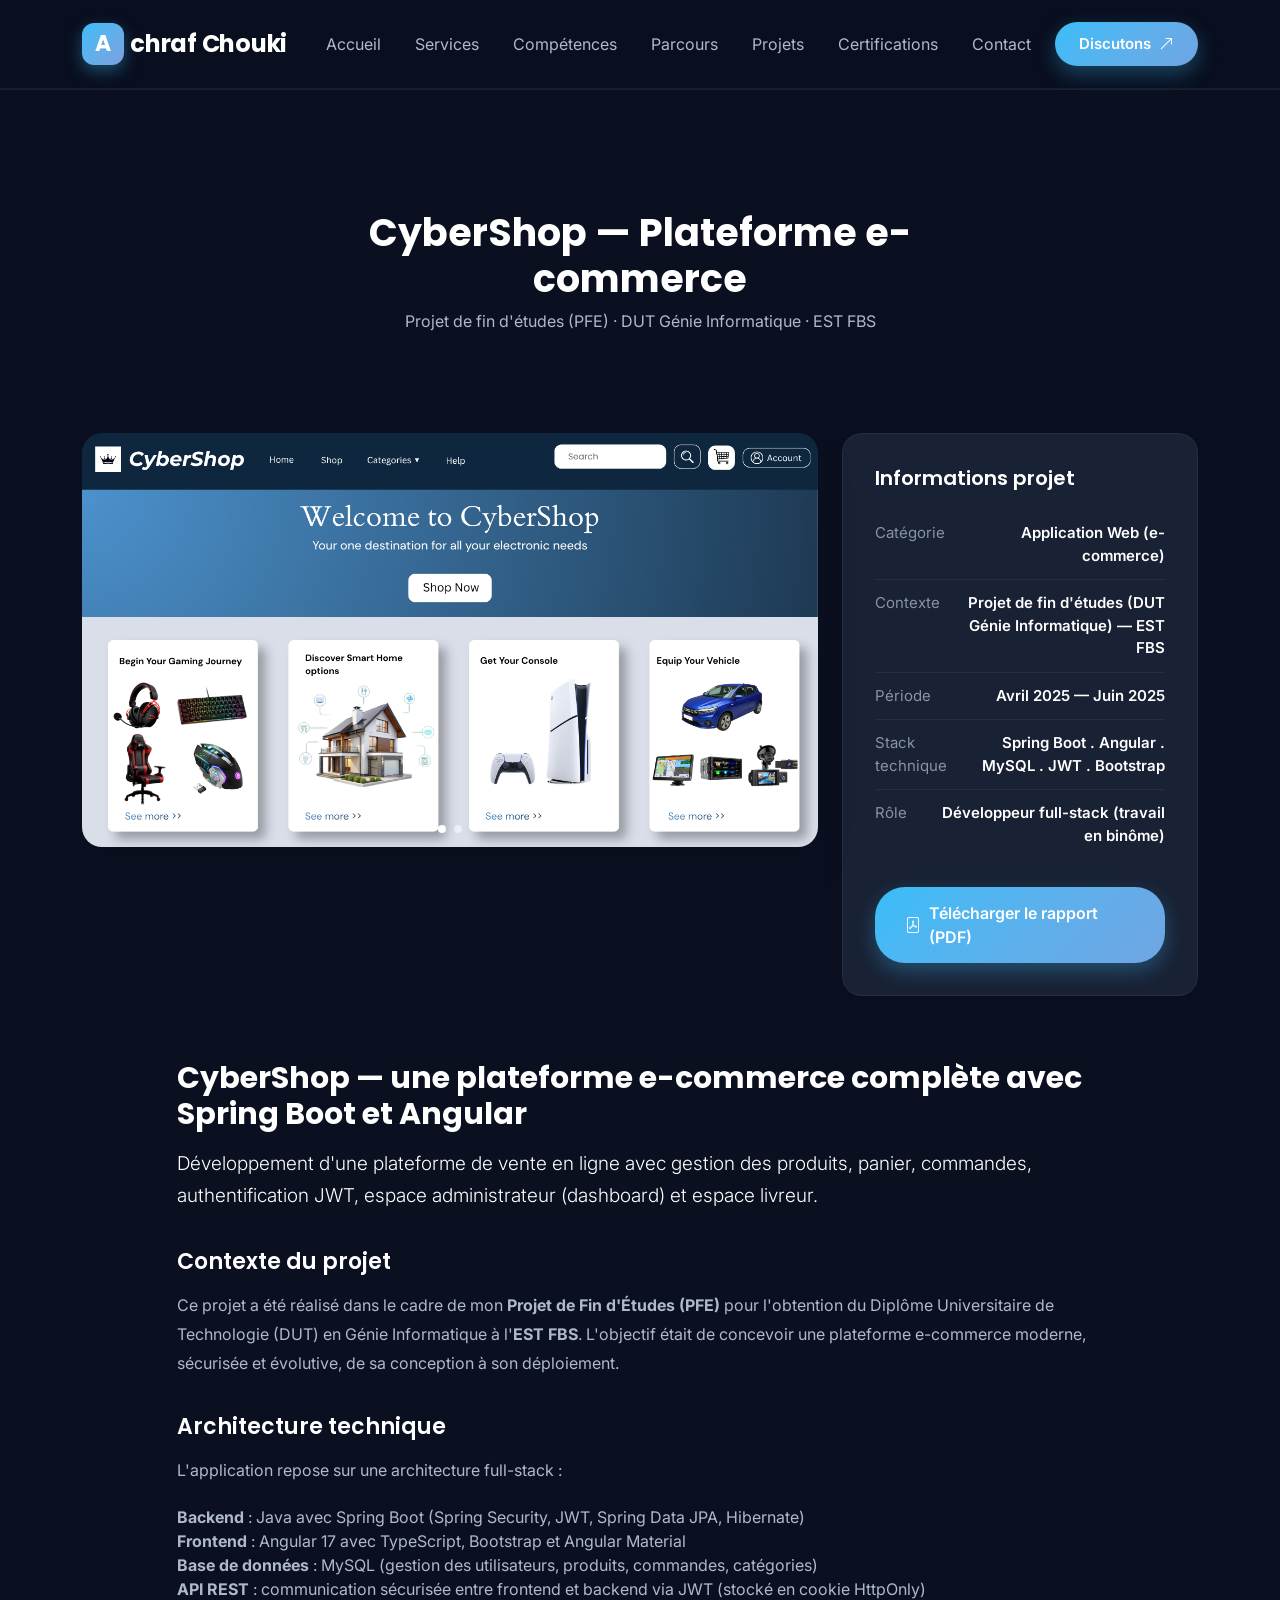
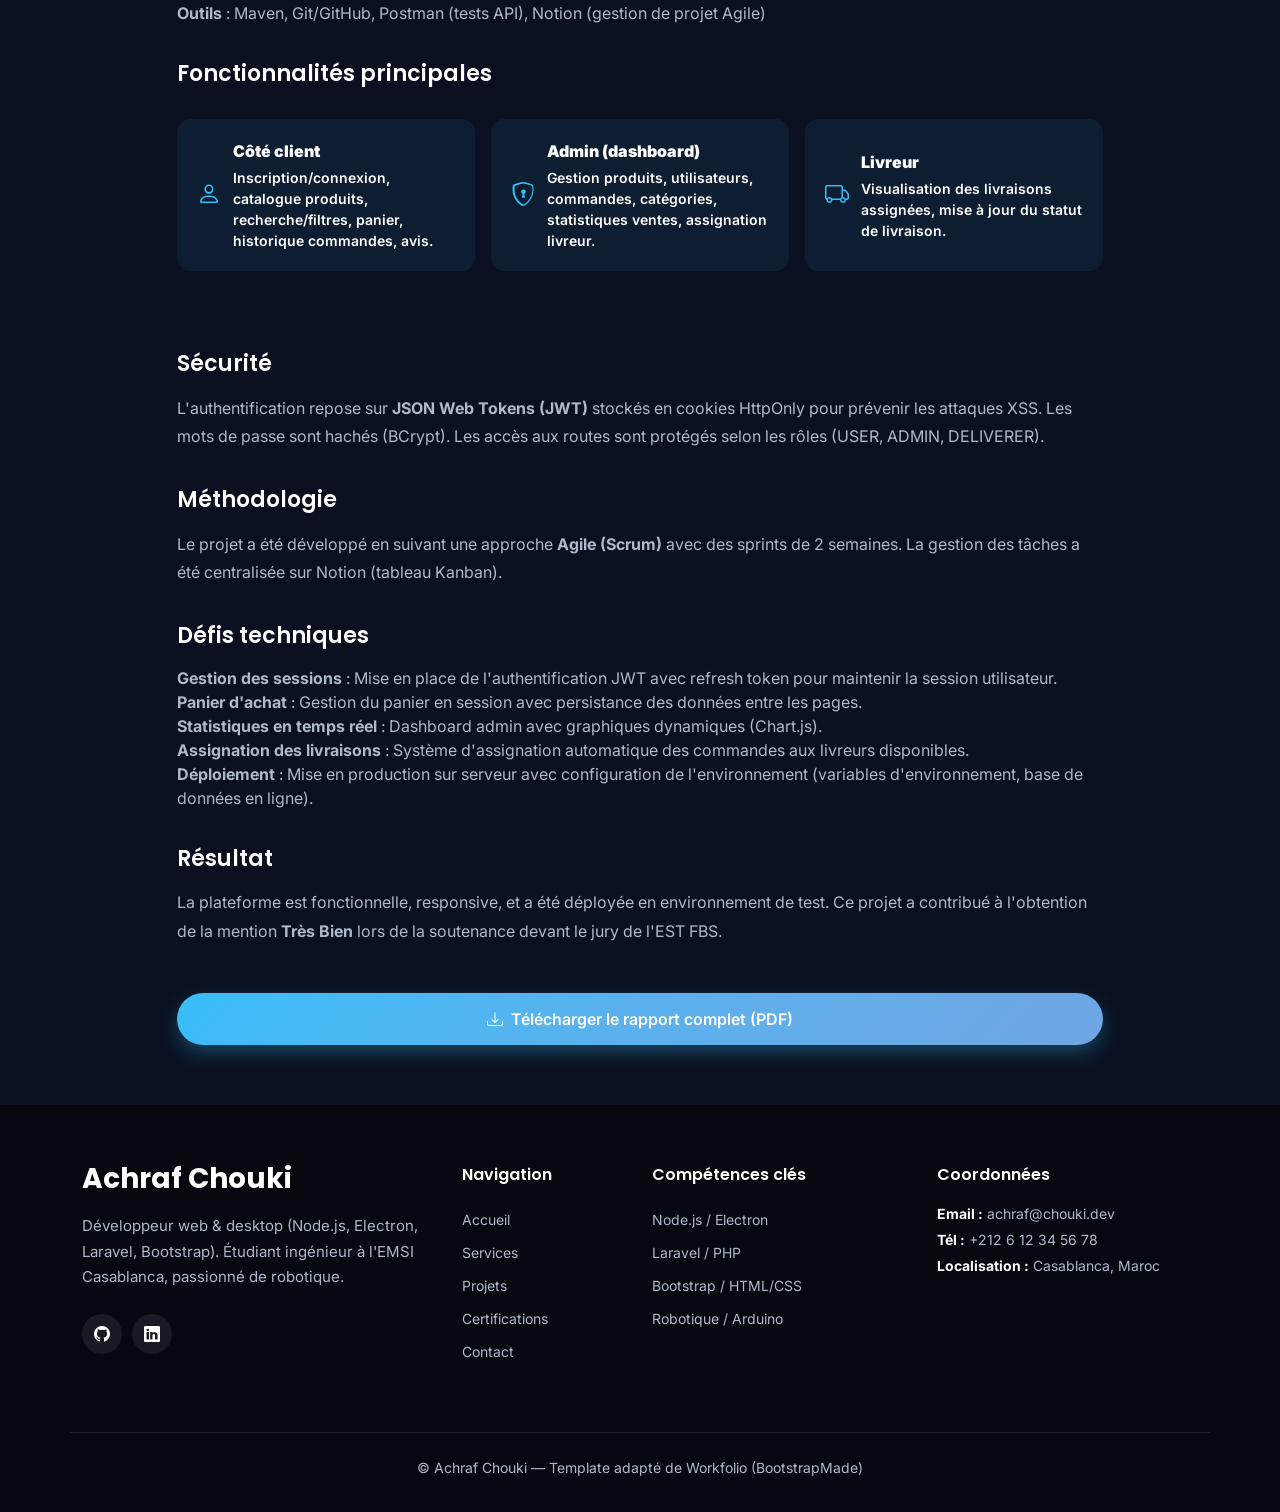
<file: portfolio-cybershop.html>
<!DOCTYPE html>
<html lang="fr">

<head>
  <meta charset="utf-8">
  <meta content="width=device-width, initial-scale=1.0" name="viewport">
  <title>CyberShop - Détails du projet | Achraf Chouki</title>
  <meta name="description" content="Plateforme e-commerce complète développée avec Spring Boot et Angular - Projet de fin d'études (PFE) du DUT Génie Informatique à l'EST FBS.">
  <meta name="keywords" content="Spring Boot, Angular, e-commerce, Java, MySQL, JWT, projet PFE, Achraf Chouki">

  <!-- Favicons -->
  <link href="assets/img/A.png" rel="icon">
  <link href="assets/img/A.png" rel="apple-touch-icon">

  <!-- Fonts -->
  <link href="https://fonts.googleapis.com" rel="preconnect">
  <link href="https://fonts.gstatic.com" rel="preconnect" crossorigin>
  <link href="https://fonts.googleapis.com/css2?family=Poppins:ital,wght@0,100;0,200;0,300;0,400;0,500;0,600;0,700;0,800;0,900;1,100;1,200;1,300;1,400;1,500;1,600;1,700;1,800;1,900&family=Inter:wght@100;200;300;400;500;600;700;800;900&display=swap" rel="stylesheet">

  <!-- Vendor CSS Files -->
  <link href="assets/vendor/bootstrap/css/bootstrap.min.css" rel="stylesheet">
  <link href="assets/vendor/bootstrap-icons/bootstrap-icons.css" rel="stylesheet">
  <link href="assets/vendor/aos/aos.css" rel="stylesheet">
  <link href="assets/vendor/swiper/swiper-bundle.min.css" rel="stylesheet">

  <!-- Main CSS File -->
  <link href="assets/css/main.css" rel="stylesheet">

  <style>
    .spaced-section {
      margin-top: 5rem;
    }
    .highlights {
      margin-bottom: 1.5rem;
    }
    .tech-badge {
      display: inline-block;
      font-size: 0.65rem;
      font-weight: 600;
      padding: 0.2rem 0.6rem;
      border-radius: 20px;
      margin-right: 0.3rem;
      letter-spacing: 0.3px;
      color: #fff;
    }
    .tech-badge.spring {
      background: #6db33f;
    }
    .tech-badge.angular {
      background: #dd0031;
    }
    .tech-badge.mysql {
      background: #4479a1;
    }
    .tech-badge.bootstrap {
      background: #7952b3;
    }
    .tech-badge.java {
      background: #007396;
    }
  </style>

</head>

<body class="portfolio-details-page">

  <header id="header" class="header d-flex align-items-center sticky-top">
    <div class="container-fluid container-xl position-relative d-flex align-items-center justify-content-between">

      <a href="index.html" class="logo d-flex align-items-center">
        <span class="mark">A</span>
        <h1 class="sitename">chraf Chouki</h1>
      </a>

      <nav id="navmenu" class="navmenu">
        <ul>
          <li><a href="index.html#hero">Accueil</a></li>
          <li><a href="index.html#services">Services</a></li>
          <li><a href="index.html#skills">Compétences</a></li>
          <li><a href="index.html#experience">Parcours</a></li>
          <li><a href="index.html#portfolio">Projets</a></li>
          <li><a href="index.html#certifications">Certifications</a></li>
          <li><a href="index.html#contact">Contact</a></li>
        </ul>
        <i class="mobile-nav-toggle d-xl-none bi bi-list"></i>
      </nav>

      <a class="cta-btn d-none d-xl-inline-flex" href="index.html#contact">Discutons <i class="bi bi-arrow-up-right"></i></a>

    </div>
  </header>

  <main class="main">

    <!-- Page Title -->
    <div class="page-title" data-aos="fade">
      <div class="heading">
        <div class="container">
          <div class="row d-flex justify-content-center text-center">
            <div class="col-lg-8">
              <h1>CyberShop — Plateforme e-commerce</h1>
              <p class="mb-0">Projet de fin d'études (PFE) · DUT Génie Informatique · EST FBS</p>
            </div>
          </div>
        </div>
      </div>
      <nav class="breadcrumbs">
        <div class="container">
          <ol>
            <li><a href="index.html">Accueil</a></li>
            <li><a href="index.html#portfolio">Projets</a></li>
            <li class="current">CyberShop</li>
          </ol>
        </div>
      </nav>
    </div><!-- End Page Title -->

    <!-- Portfolio Details Section -->
    <section id="portfolio-details" class="portfolio-details section">

      <div class="container" data-aos="fade-up" data-aos-delay="100">

        <div class="row gy-5">

          <div class="col-lg-8">
            <div class="swiper gallery init-swiper">

              <script type="application/json" class="swiper-config">
                {
                  "loop": true,
                  "speed": 600,
                  "autoplay": {
                    "delay": 5000
                  },
                  "slidesPerView": 1,
                  "pagination": {
                    "el": ".swiper-pagination",
                    "type": "bullets",
                    "clickable": true
                  }
                }
              </script>

              <div class="swiper-wrapper">
                <div class="swiper-slide"><img src="assets/img/cybershop/cybershop-1.png" alt="Dashboard Admin CyberShop" class="img-fluid"></div>
                <div class="swiper-slide"><img src="assets/img/cybershop/cybershop-2.png" alt="Interface boutique CyberShop" class="img-fluid"></div>
              </div>

              <div class="swiper-pagination"></div>
            </div>
          </div>

          <div class="col-lg-4">
            <aside class="meta-card">
              <h3>Informations projet</h3>
              <ul>
                <li><span class="lbl">Catégorie</span><span class="val">Application Web (e-commerce)</span></li>
                <li><span class="lbl">Contexte</span><span class="val">Projet de fin d'études (DUT Génie Informatique) — EST FBS</span></li>
                <li><span class="lbl">Période</span><span class="val">Avril 2025 — Juin 2025</span></li>
                <li><span class="lbl">Stack technique</span><span class="val">Spring Boot . Angular . MySQL . JWT . Bootstrap</span></li>
                <li><span class="lbl">Rôle</span><span class="val">Développeur full-stack (travail en binôme)</span></li>
              </ul>
              <a href="assets/pdf/RAPPORT_PFE_ACHRAF_CHOUKI.pdf" class="btn-main" target="_blank">
                <i class="bi bi-file-pdf"></i> Télécharger le rapport (PDF)
              </a>
            </aside>
          </div>

        </div>

        <div class="row justify-content-center mt-5">
          <div class="col-lg-10">
            <article class="writeup" data-aos="fade-up" data-aos-delay="200">
              <h2>CyberShop — une plateforme e-commerce complète avec Spring Boot et Angular</h2>
              <p class="lead">Développement d'une plateforme de vente en ligne avec gestion des produits, panier, commandes, authentification JWT, espace administrateur (dashboard) et espace livreur.</p>

              <h3>Contexte du projet</h3>
              <p>Ce projet a été réalisé dans le cadre de mon <strong>Projet de Fin d'Études (PFE)</strong> pour l'obtention du Diplôme Universitaire de Technologie (DUT) en Génie Informatique à l'<strong>EST FBS</strong>. L'objectif était de concevoir une plateforme e-commerce moderne, sécurisée et évolutive, de sa conception à son déploiement.</p>

              <h3>Architecture technique</h3>
              <p>L'application repose sur une architecture full-stack :</p>
              <ul>
                <li><strong>Backend</strong> : Java avec Spring Boot (Spring Security, JWT, Spring Data JPA, Hibernate)</li>
                <li><strong>Frontend</strong> : Angular 17 avec TypeScript, Bootstrap et Angular Material</li>
                <li><strong>Base de données</strong> : MySQL (gestion des utilisateurs, produits, commandes, catégories)</li>
                <li><strong>API REST</strong> : communication sécurisée entre frontend et backend via JWT (stocké en cookie HttpOnly)</li>
                <li><strong>Outils</strong> : Maven, Git/GitHub, Postman (tests API), Notion (gestion de projet Agile)</li>
              </ul>

              <h3>Fonctionnalités principales</h3>
              <div class="row g-3 highlights">
                <div class="col-md-4">
                  <div class="hl">
                    <i class="bi bi-person"></i>
                    <div>
                      <strong>Côté client</strong>
                      <small class="d-block mt-1">Inscription/connexion, catalogue produits, recherche/filtres, panier, historique commandes, avis.</small>
                    </div>
                  </div>
                </div>
                <div class="col-md-4">
                  <div class="hl">
                    <i class="bi bi-shield-lock"></i>
                    <div>
                      <strong>Admin (dashboard)</strong>
                      <small class="d-block mt-1">Gestion produits, utilisateurs, commandes, catégories, statistiques ventes, assignation livreur.</small>
                    </div>
                  </div>
                </div>
                <div class="col-md-4">
                  <div class="hl">
                    <i class="bi bi-truck"></i>
                    <div>
                      <strong>Livreur</strong>
                      <small class="d-block mt-1">Visualisation des livraisons assignées, mise à jour du statut de livraison.</small>
                    </div>
                  </div>
                </div>
              </div>

              <div class="spaced-section"></div>

              <h3 style="margin-top:20px;">Sécurité</h3>
              <p>L'authentification repose sur <strong>JSON Web Tokens (JWT)</strong> stockés en cookies HttpOnly pour prévenir les attaques XSS. Les mots de passe sont hachés (BCrypt). Les accès aux routes sont protégés selon les rôles (USER, ADMIN, DELIVERER).</p>

              <h3>Méthodologie</h3>
              <p>Le projet a été développé en suivant une approche <strong>Agile (Scrum)</strong> avec des sprints de 2 semaines. La gestion des tâches a été centralisée sur Notion (tableau Kanban).</p>

              <h3>Défis techniques</h3>
              <ul>
                <li><strong>Gestion des sessions</strong> : Mise en place de l'authentification JWT avec refresh token pour maintenir la session utilisateur.</li>
                <li><strong>Panier d'achat</strong> : Gestion du panier en session avec persistance des données entre les pages.</li>
                <li><strong>Statistiques en temps réel</strong> : Dashboard admin avec graphiques dynamiques (Chart.js).</li>
                <li><strong>Assignation des livraisons</strong> : Système d'assignation automatique des commandes aux livreurs disponibles.</li>
                <li><strong>Déploiement</strong> : Mise en production sur serveur avec configuration de l'environnement (variables d'environnement, base de données en ligne).</li>
              </ul>

              <h3>Résultat</h3>
              <p>La plateforme est fonctionnelle, responsive, et a été déployée en environnement de test. Ce projet a contribué à l'obtention de la mention <strong>Très Bien</strong> lors de la soutenance devant le jury de l'EST FBS.</p>

              <div class="text-center mt-5">
                <a href="assets/pdf/RAPPORT_PFE_ACHRAF_CHOUKI.pdf" class="btn-main" target="_blank">
                  <i class="bi bi-download"></i> Télécharger le rapport complet (PDF)
                </a>
              </div>

            </article>
          </div>
        </div>

      </div>

    </section><!-- /Portfolio Details Section -->

  </main>

  <footer id="footer" class="footer dark-background">
    <div class="container footer-top">
      <div class="row gy-4">
        <div class="col-lg-4 col-md-12 footer-about">
          <a href="index.html" class="logo d-flex align-items-center">
            <span class="sitename">Achraf Chouki</span>
          </a>
          <p>Développeur web & desktop (Node.js, Electron, Laravel, Bootstrap). Étudiant ingénieur à l'EMSI Casablanca, passionné de robotique.</p>
          <div class="social-links d-flex mt-4">
            <a href="#" aria-label="GitHub"><i class="bi bi-github"></i></a>
            <a href="#" aria-label="LinkedIn"><i class="bi bi-linkedin"></i></a>
          </div>
        </div>
        <div class="col-lg-2 col-6 footer-links">
          <h4>Navigation</h4>
          <ul>
            <li><a href="index.html#hero">Accueil</a></li>
            <li><a href="index.html#services">Services</a></li>
            <li><a href="index.html#portfolio">Projets</a></li>
            <li><a href="index.html#certifications">Certifications</a></li>
            <li><a href="index.html#contact">Contact</a></li>
          </ul>
        </div>
        <div class="col-lg-3 col-6 footer-links">
          <h4>Compétences clés</h4>
          <ul>
            <li><a href="index.html#skills">Node.js / Electron</a></li>
            <li><a href="index.html#skills">Laravel / PHP</a></li>
            <li><a href="index.html#skills">Bootstrap / HTML/CSS</a></li>
            <li><a href="index.html#skills">Robotique / Arduino</a></li>
          </ul>
        </div>
        <div class="col-lg-3 col-md-12 footer-contact">
          <h4>Coordonnées</h4>
          <p><strong>Email :</strong> achraf@chouki.dev</p>
          <p><strong>Tél :</strong> +212 6 12 34 56 78</p>
          <p><strong>Localisation :</strong> Casablanca, Maroc</p>
        </div>
      </div>
    </div>
    <div class="container copyright text-center mt-4">
      <p>© Achraf Chouki — Template adapté de Workfolio (BootstrapMade)</p>
    </div>
  </footer>

  <!-- Scroll Top -->
  <a href="#" id="scroll-top" class="scroll-top d-flex align-items-center justify-content-center"><i class="bi bi-arrow-up-short"></i></a>

  <!-- Preloader -->
  <div id="preloader"></div>

  <!-- Vendor JS Files -->
  <script src="assets/vendor/bootstrap/js/bootstrap.bundle.min.js"></script>
  <script src="assets/vendor/php-email-form/validate.js"></script>
  <script src="assets/vendor/aos/aos.js"></script>
  <script src="assets/vendor/purecounter/purecounter_vanilla.js"></script>
  <script src="assets/vendor/waypoints/noframework.waypoints.js"></script>
  <script src="assets/vendor/swiper/swiper-bundle.min.js"></script>

  <!-- Main JS File -->
  <script src="assets/js/main.js"></script>

</body>

</html>
</file>
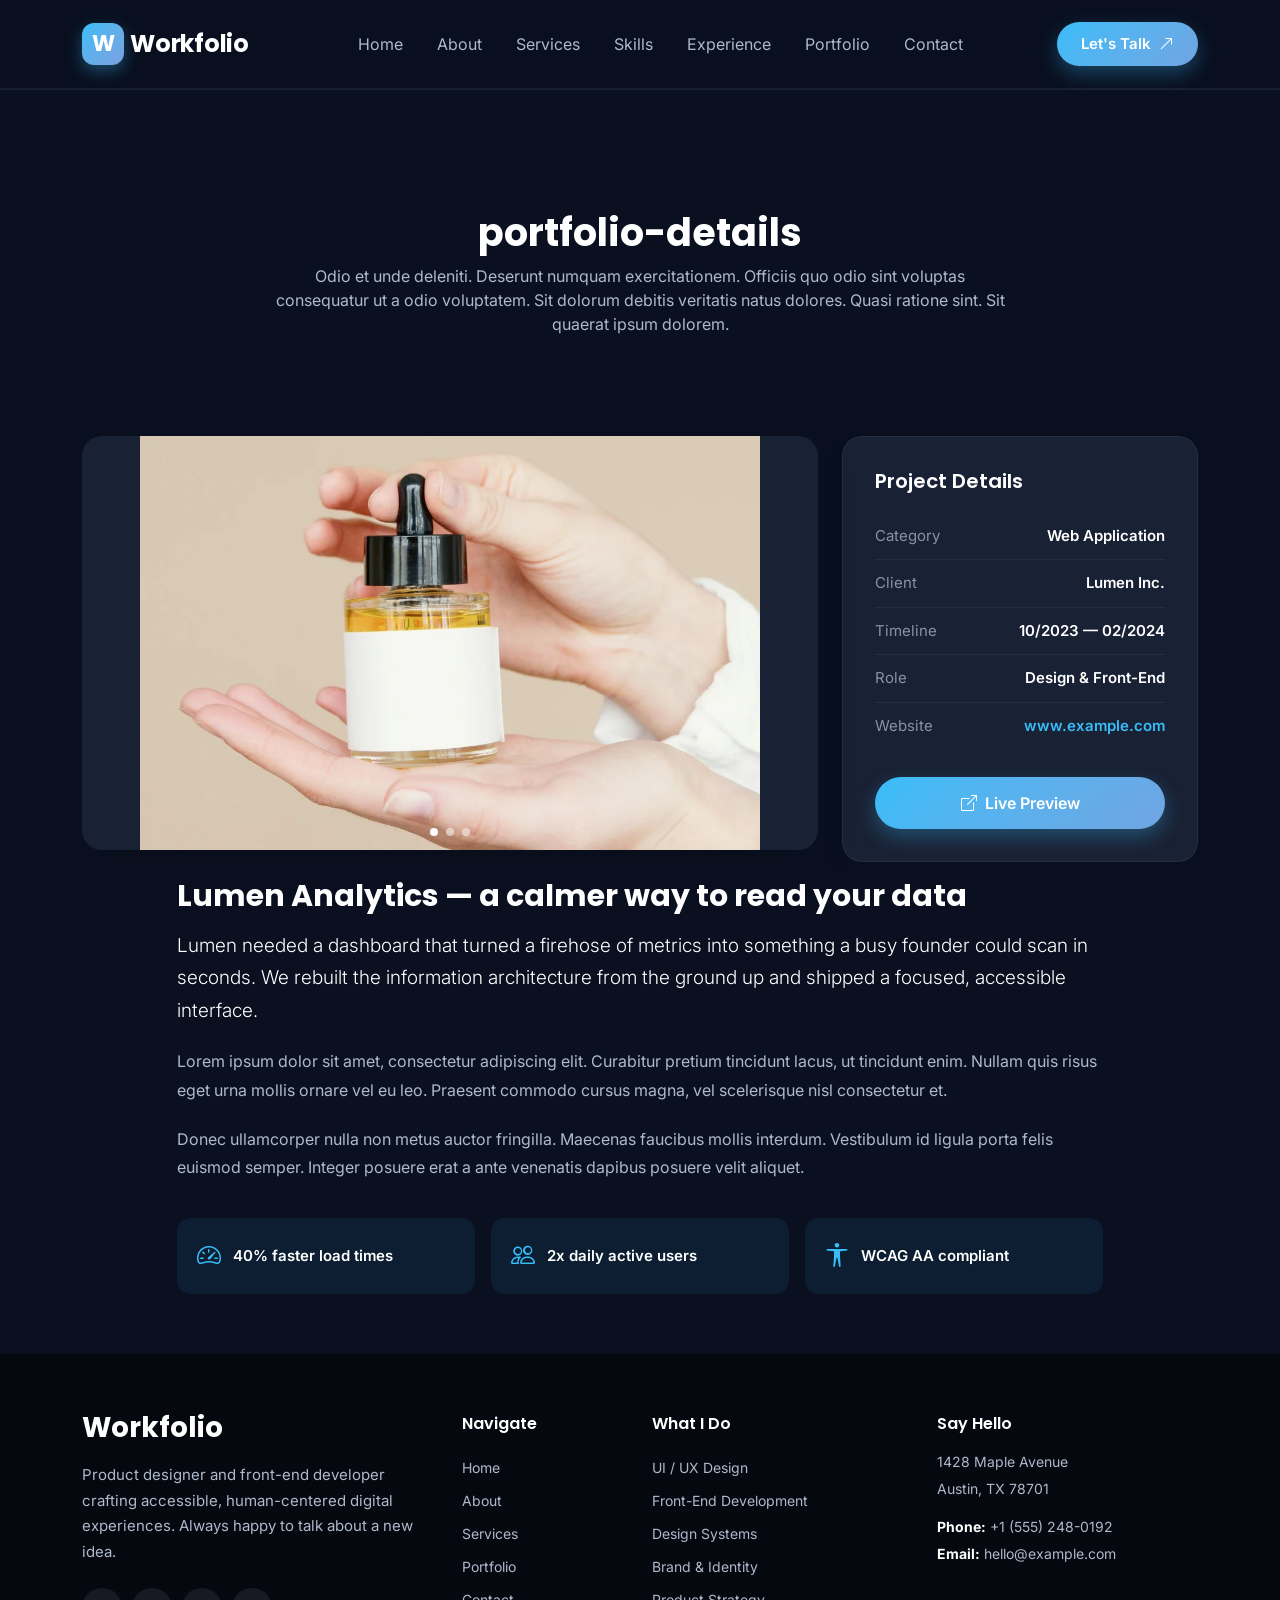
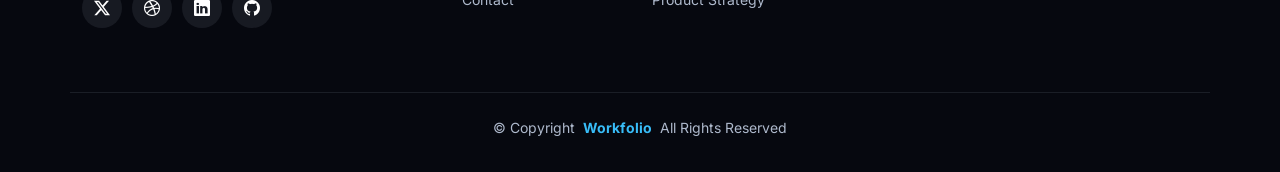
<file: portfolio-details.html>
<!DOCTYPE html>
<html lang="en">

<head>
  <meta charset="utf-8">
  <meta content="width=device-width, initial-scale=1.0" name="viewport">
  <title>Portfolio Details - Workfolio Bootstrap Template</title>
  <meta name="description" content="">
  <meta name="keywords" content="">

  <!-- Favicons -->
  <link href="assets/img/favicon.png" rel="icon">
  <link href="assets/img/apple-touch-icon.png" rel="apple-touch-icon">

  <!-- Fonts -->
  <link href="https://fonts.googleapis.com" rel="preconnect">
  <link href="https://fonts.gstatic.com" rel="preconnect" crossorigin>
  <link href="https://fonts.googleapis.com/css2?family=Poppins:ital,wght@0,100;0,200;0,300;0,400;0,500;0,600;0,700;0,800;0,900;1,100;1,200;1,300;1,400;1,500;1,600;1,700;1,800;1,900&family=Inter:wght@100;200;300;400;500;600;700;800;900&display=swap" rel="stylesheet">

  <!-- Vendor CSS Files -->
  <link href="assets/vendor/bootstrap/css/bootstrap.min.css" rel="stylesheet">
  <link href="assets/vendor/bootstrap-icons/bootstrap-icons.css" rel="stylesheet">
  <link href="assets/vendor/aos/aos.css" rel="stylesheet">
  <link href="assets/vendor/swiper/swiper-bundle.min.css" rel="stylesheet">

  <!-- Main CSS File -->
  <link href="assets/css/main.css" rel="stylesheet">

  <!-- =======================================================
  * Template Name: Workfolio
  * Template URL: https://bootstrapmade.com/workfolio-bootstrap-portfolio-template/
  * Updated: Jun 09 2026 with Bootstrap v5.3.8
  * Author: BootstrapMade.com
  * License: https://bootstrapmade.com/license/
  ======================================================== -->
</head>

<body class="portfolio-details-page">

  <header id="header" class="header d-flex align-items-center sticky-top">
    <div class="container-fluid container-xl position-relative d-flex align-items-center justify-content-between">

      <a href="index.html" class="logo d-flex align-items-center">
        <span class="mark">W</span>
        <h1 class="sitename">Workfolio</h1>
      </a>

      <nav id="navmenu" class="navmenu">
        <ul>
          <li><a href="#hero">Home</a></li>
          <li><a href="#about">About</a></li>
          <li><a href="#services">Services</a></li>
          <li><a href="#skills">Skills</a></li>
          <li><a href="#experience">Experience</a></li>
          <li><a href="#portfolio">Portfolio</a></li>
          <li><a href="#contact">Contact</a></li>
        </ul>
        <i class="mobile-nav-toggle d-xl-none bi bi-list"></i>
      </nav>

      <a class="cta-btn d-none d-xl-inline-flex" href="#contact">Let's Talk <i class="bi bi-arrow-up-right"></i></a>

    </div>
  </header>

  <main class="main">

    <!-- Page Title -->
    <div class="page-title" data-aos="fade">
      <div class="heading">
        <div class="container">
          <div class="row d-flex justify-content-center text-center">
            <div class="col-lg-8">
              <h1>portfolio-details</h1>
              <p class="mb-0">Odio et unde deleniti. Deserunt numquam exercitationem. Officiis quo odio sint voluptas consequatur ut a odio voluptatem. Sit dolorum debitis veritatis natus dolores. Quasi ratione sint. Sit quaerat ipsum dolorem.</p>
            </div>
          </div>
        </div>
      </div>
      <nav class="breadcrumbs">
        <div class="container">
          <ol>
            <li><a href="index.html">Home</a></li>
            <li class="current">portfolio-details</li>
          </ol>
        </div>
      </nav>
    </div><!-- End Page Title -->

    <!-- Portfolio Details Section -->
    <section id="portfolio-details" class="portfolio-details section">

      <div class="container" data-aos="fade-up" data-aos-delay="100">

        <div class="row gy-5">

          <div class="col-lg-8">
            <div class="swiper gallery init-swiper">

              <script type="application/json" class="swiper-config">
                {
                  "loop": true,
                  "speed": 600,
                  "autoplay": {
                    "delay": 5000
                  },
                  "slidesPerView": 1,
                  "pagination": {
                    "el": ".swiper-pagination",
                    "type": "bullets",
                    "clickable": true
                  }
                }
              </script>

              <div class="swiper-wrapper">
                <div class="swiper-slide"><img src="assets/img/portfolio/portfolio-1.webp" alt="Lumen Analytics overview" class="img-fluid"></div>
                <div class="swiper-slide"><img src="assets/img/portfolio/portfolio-7.webp" alt="Lumen Analytics dashboard" class="img-fluid"></div>
                <div class="swiper-slide"><img src="assets/img/portfolio/portfolio-8.webp" alt="Lumen Analytics components" class="img-fluid"></div>
              </div>

              <div class="swiper-pagination"></div>
            </div>
          </div>

          <div class="col-lg-4">
            <aside class="meta-card">
              <h3>Project Details</h3>
              <ul>
                <li><span class="lbl">Category</span><span class="val">Web Application</span></li>
                <li><span class="lbl">Client</span><span class="val">Lumen Inc.</span></li>
                <li><span class="lbl">Timeline</span><span class="val">10/2023 — 02/2024</span></li>
                <li><span class="lbl">Role</span><span class="val">Design &amp; Front-End</span></li>
                <li><span class="lbl">Website</span><span class="val"><a href="#">www.example.com</a></span></li>
              </ul>
              <a href="#" class="btn-main"><i class="bi bi-box-arrow-up-right"></i> Live Preview</a>
            </aside>
          </div>

        </div>

        <div class="row justify-content-center">
          <div class="col-lg-10">
            <article class="writeup" data-aos="fade-up" data-aos-delay="200">
              <h2>Lumen Analytics — a calmer way to read your data</h2>
              <p class="lead">Lumen needed a dashboard that turned a firehose of metrics into something a busy founder could scan in seconds. We rebuilt the information architecture from the ground up and shipped a focused, accessible interface.</p>
              <p>Lorem ipsum dolor sit amet, consectetur adipiscing elit. Curabitur pretium tincidunt lacus, ut tincidunt enim. Nullam quis risus eget urna mollis ornare vel eu leo. Praesent commodo cursus magna, vel scelerisque nisl consectetur et.</p>
              <p>Donec ullamcorper nulla non metus auctor fringilla. Maecenas faucibus mollis interdum. Vestibulum id ligula porta felis euismod semper. Integer posuere erat a ante venenatis dapibus posuere velit aliquet.</p>

              <div class="row g-3 highlights">
                <div class="col-md-4">
                  <div class="hl"><i class="bi bi-speedometer2"></i><span>40% faster load times</span></div>
                </div>
                <div class="col-md-4">
                  <div class="hl"><i class="bi bi-people"></i><span>2x daily active users</span></div>
                </div>
                <div class="col-md-4">
                  <div class="hl"><i class="bi bi-universal-access"></i><span>WCAG AA compliant</span></div>
                </div>
              </div>
            </article>
          </div>
        </div>

      </div>

    </section><!-- /Portfolio Details Section -->

  </main>

  <footer id="footer" class="footer dark-background">

    <div class="container footer-top">
      <div class="row gy-4">

        <div class="col-lg-4 col-md-12 footer-about">
          <a href="index.html" class="logo d-flex align-items-center">
            <span class="sitename">Workfolio</span>
          </a>
          <p>Product designer and front-end developer crafting accessible, human-centered digital experiences. Always happy to talk about a new idea.</p>
          <div class="social-links d-flex mt-4">
            <a href="#" aria-label="Twitter"><i class="bi bi-twitter-x"></i></a>
            <a href="#" aria-label="Dribbble"><i class="bi bi-dribbble"></i></a>
            <a href="#" aria-label="LinkedIn"><i class="bi bi-linkedin"></i></a>
            <a href="#" aria-label="GitHub"><i class="bi bi-github"></i></a>
          </div>
        </div>

        <div class="col-lg-2 col-6 footer-links">
          <h4>Navigate</h4>
          <ul>
            <li><a href="#hero">Home</a></li>
            <li><a href="#about">About</a></li>
            <li><a href="#services">Services</a></li>
            <li><a href="#portfolio">Portfolio</a></li>
            <li><a href="#contact">Contact</a></li>
          </ul>
        </div>

        <div class="col-lg-3 col-6 footer-links">
          <h4>What I Do</h4>
          <ul>
            <li><a href="#services">UI / UX Design</a></li>
            <li><a href="#services">Front-End Development</a></li>
            <li><a href="#services">Design Systems</a></li>
            <li><a href="#services">Brand &amp; Identity</a></li>
            <li><a href="#services">Product Strategy</a></li>
          </ul>
        </div>

        <div class="col-lg-3 col-md-12 footer-contact">
          <h4>Say Hello</h4>
          <p>1428 Maple Avenue</p>
          <p>Austin, TX 78701</p>
          <p class="mt-3"><strong>Phone:</strong> <span>+1 (555) 248-0192</span></p>
          <p><strong>Email:</strong> <span>hello@example.com</span></p>
        </div>

      </div>
    </div>

    <div class="container copyright text-center mt-4">
      <p>© <span>Copyright</span> <strong class="px-1 sitename">Workfolio</strong> <span>All Rights Reserved</span></p>
    </div>

  </footer>

  <!-- Scroll Top -->
  <a href="#" id="scroll-top" class="scroll-top d-flex align-items-center justify-content-center"><i class="bi bi-arrow-up-short"></i></a>

  <!-- Preloader -->
  <div id="preloader"></div>

  <!-- Vendor JS Files -->
  <script src="assets/vendor/bootstrap/js/bootstrap.bundle.min.js"></script>
  <script src="assets/vendor/php-email-form/validate.js"></script>
  <script src="assets/vendor/aos/aos.js"></script>
  <script src="assets/vendor/purecounter/purecounter_vanilla.js"></script>
  <script src="assets/vendor/waypoints/noframework.waypoints.js"></script>
  <script src="assets/vendor/swiper/swiper-bundle.min.js"></script>

  <!-- Main JS File -->
  <script src="assets/js/main.js"></script>

</body>

</html>
</file>
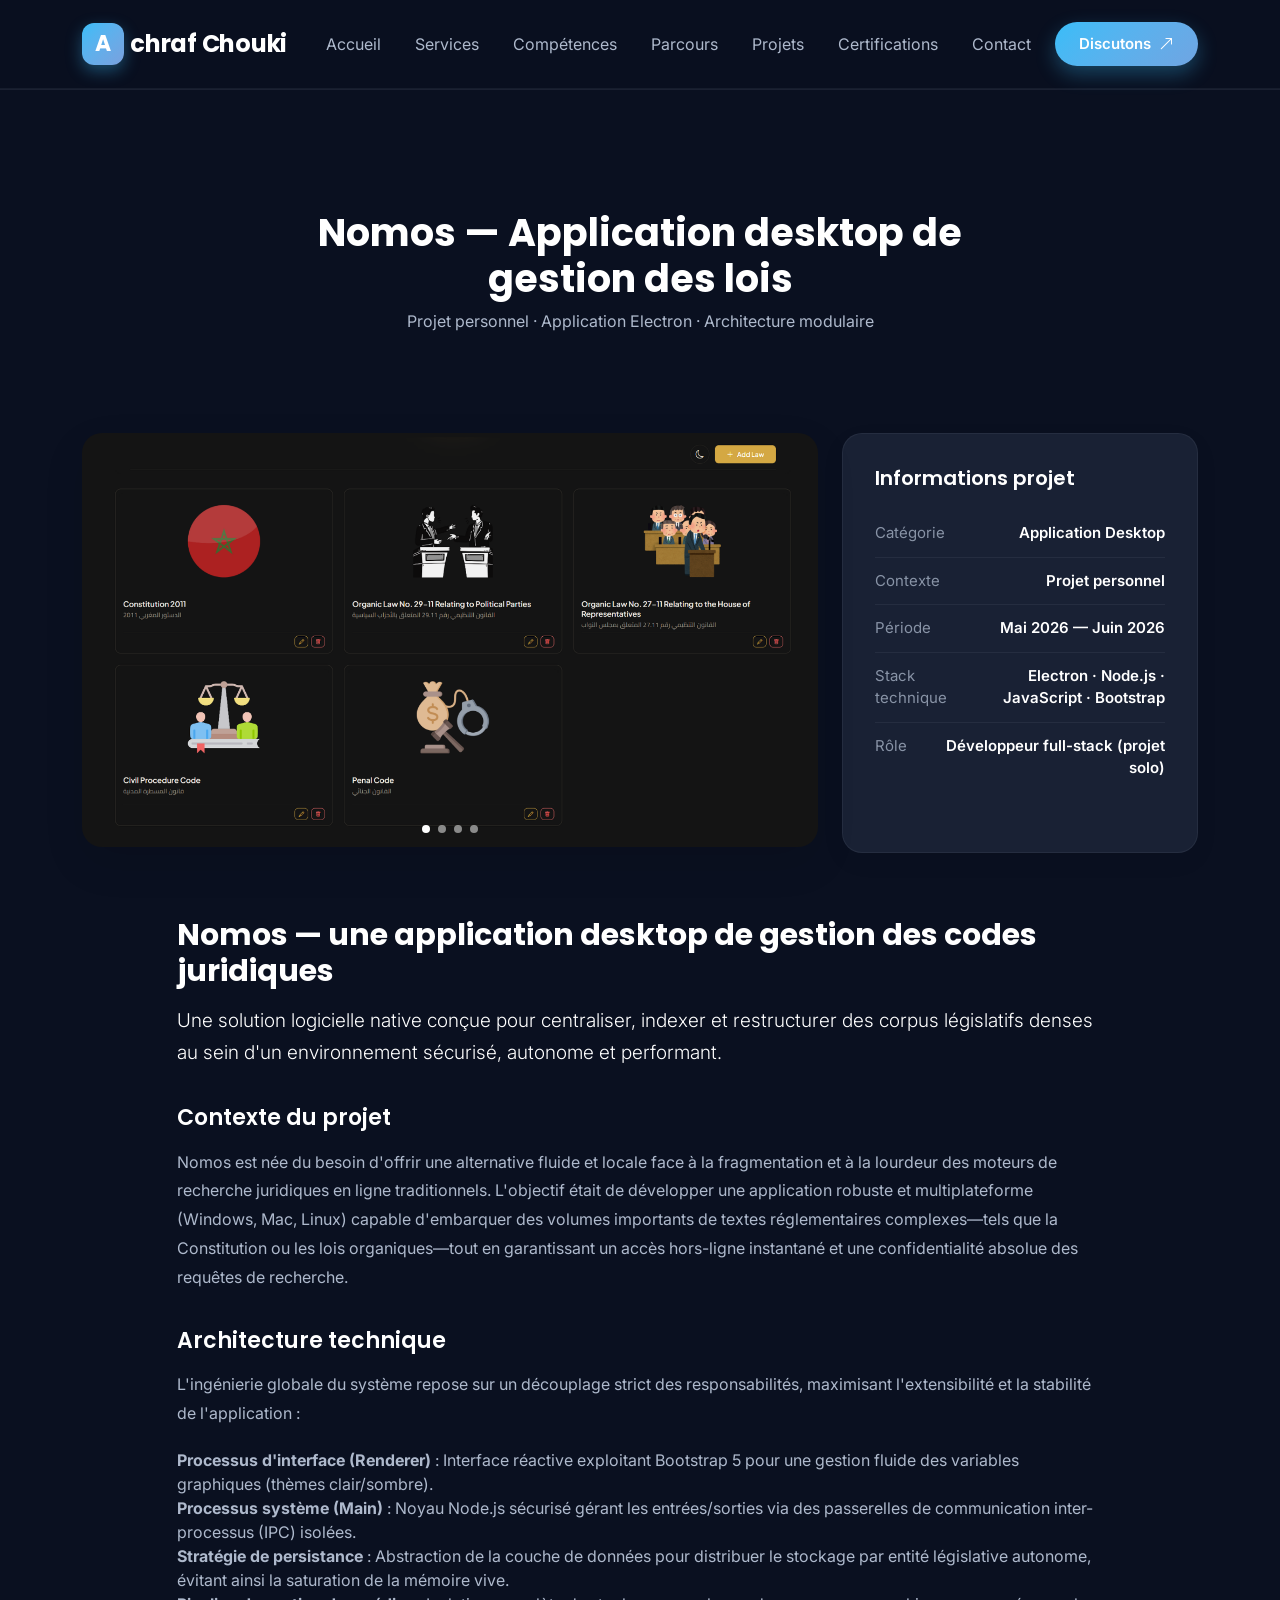
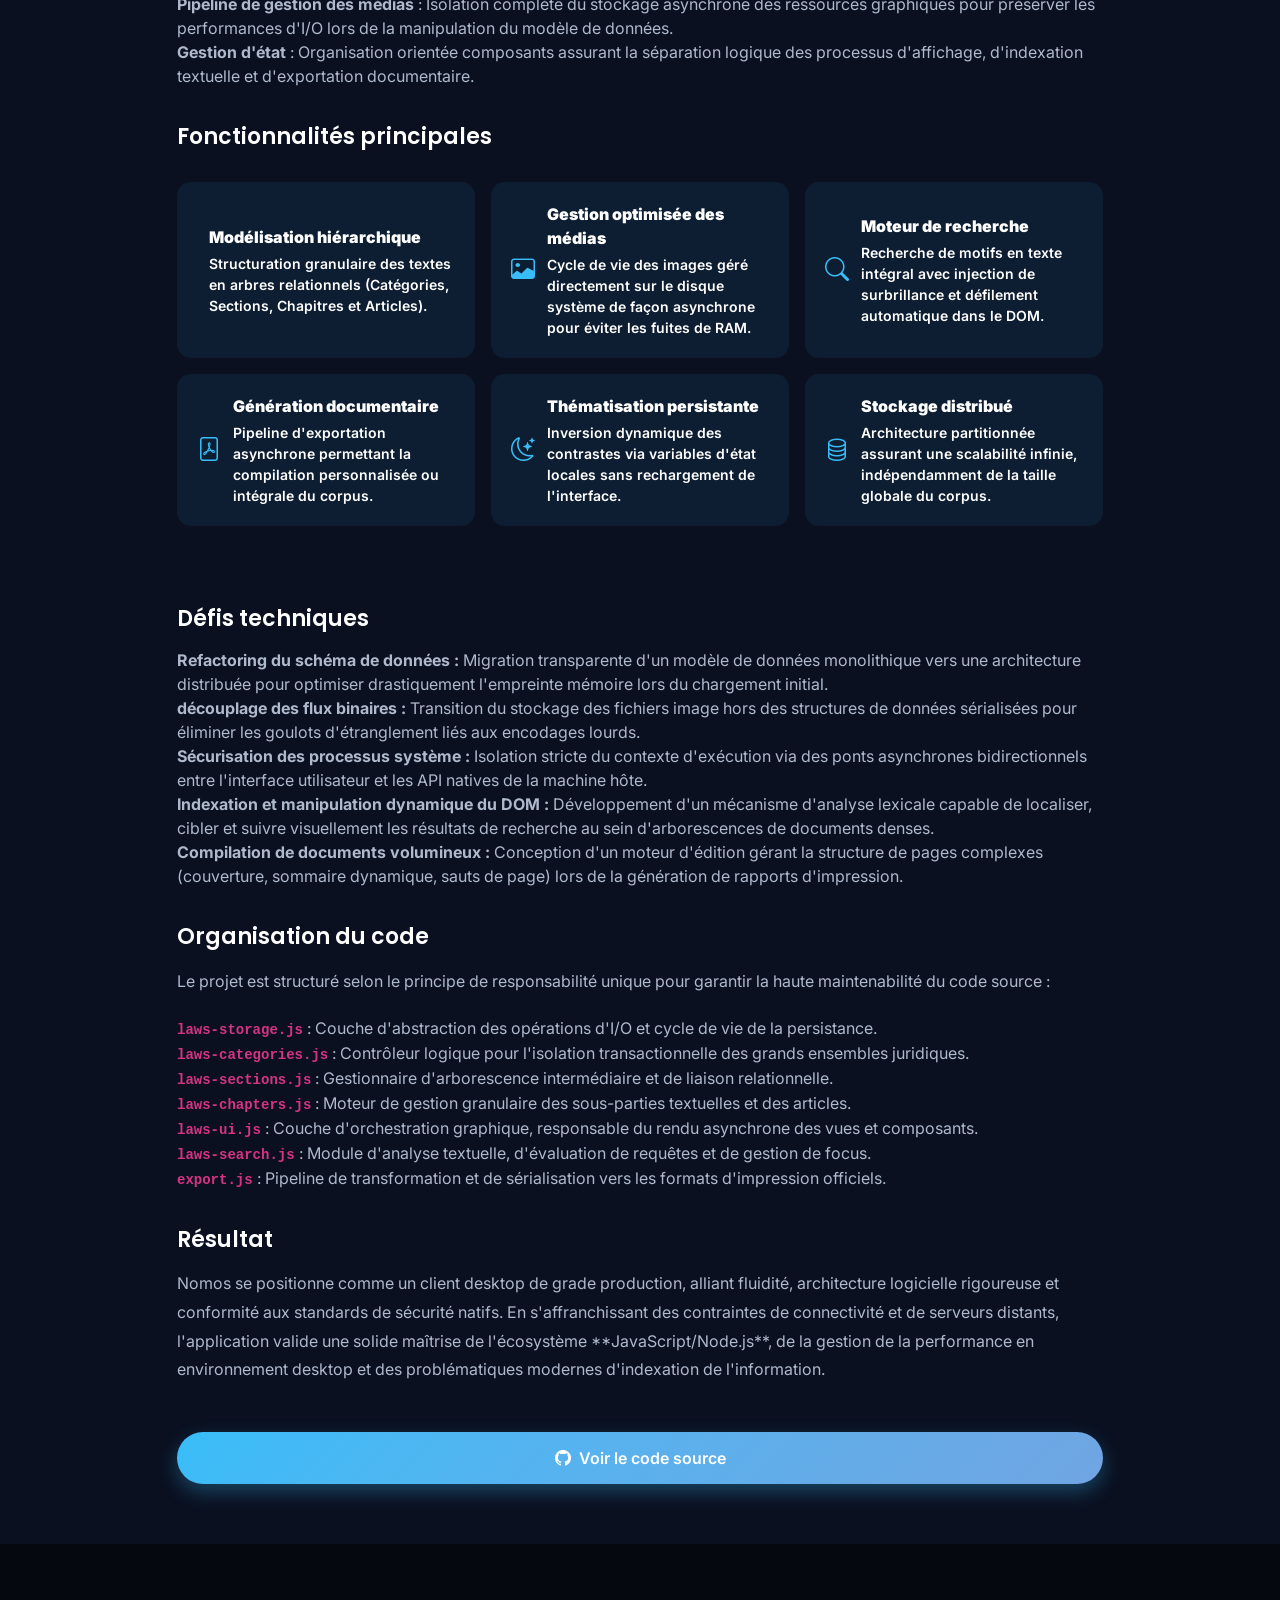
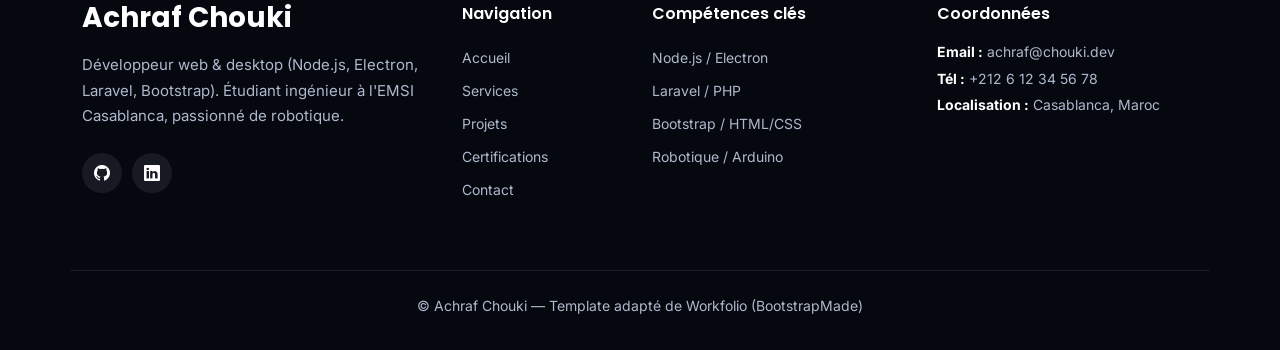
<file: portfolio-nomos.html>
<!DOCTYPE html>
<html lang="fr">

<head>
  <meta charset="utf-8">
  <meta content="width=device-width, initial-scale=1.0" name="viewport">
  <title>Nomos - Détails du projet | Achraf Chouki</title>
  <meta name="description" content="Application desktop de gestion et d'indexation juridique développée avec Electron, Node.js et Bootstrap. Organisation modulaire, moteur de recherche plein texte et export PDF.">
  <meta name="keywords" content="Electron, Node.js, JavaScript, application desktop, gestion des lois, PDF, Bootstrap, Achraf Chouki">

  <link href="assets/img/A.png" rel="icon">
  <link href="assets/img/A.png" rel="apple-touch-icon">

  <link href="https://fonts.googleapis.com" rel="preconnect">
  <link href="https://fonts.gstatic.com" rel="preconnect" crossorigin>
  <link href="https://fonts.googleapis.com/css2?family=Poppins:ital,wght@0,100;0,200;0,300;0,400;0,500;0,600;0,700;0,800;0,900;1,100;1,200;1,300;1,400;1,500;1,600;1,700;1,800;1,900&family=Inter:wght@100;200;300;400;500;600;700;800;900&display=swap" rel="stylesheet">

  <link href="assets/vendor/bootstrap/css/bootstrap.min.css" rel="stylesheet">
  <link href="assets/vendor/bootstrap-icons/bootstrap-icons.css" rel="stylesheet">
  <link href="assets/vendor/aos/aos.css" rel="stylesheet">
  <link href="assets/vendor/swiper/swiper-bundle.min.css" rel="stylesheet">

  <link href="assets/css/main.css" rel="stylesheet">

  <style>
    .spaced-section {
      margin-top: 5rem;
    }
    .highlights {
      margin-bottom: 1.5rem;
    }
  </style>

</head>

<body class="portfolio-details-page">

  <header id="header" class="header d-flex align-items-center sticky-top">
    <div class="container-fluid container-xl position-relative d-flex align-items-center justify-content-between">

      <a href="index.html" class="logo d-flex align-items-center">
        <span class="mark">A</span>
        <h1 class="sitename">chraf Chouki</h1>
      </a>

      <nav id="navmenu" class="navmenu">
        <ul>
          <li><a href="index.html#hero">Accueil</a></li>
          <li><a href="index.html#services">Services</a></li>
          <li><a href="index.html#skills">Compétences</a></li>
          <li><a href="index.html#experience">Parcours</a></li>
          <li><a href="index.html#portfolio">Projets</a></li>
          <li><a href="index.html#certifications">Certifications</a></li>
          <li><a href="index.html#contact">Contact</a></li>
        </ul>
        <i class="mobile-nav-toggle d-xl-none bi bi-list"></i>
      </nav>

      <a class="cta-btn d-none d-xl-inline-flex" href="index.html#contact">Discutons <i class="bi bi-arrow-up-right"></i></a>

    </div>
  </header>

  <main class="main">

    <div class="page-title" data-aos="fade">
      <div class="heading">
        <div class="container">
          <div class="row d-flex justify-content-center text-center">
            <div class="col-lg-8">
              <h1>Nomos — Application desktop de gestion des lois</h1>
              <p class="mb-0">Projet personnel · Application Electron · Architecture modulaire</p>
            </div>
          </div>
        </div>
      </div>
    </div><section id="portfolio-details" class="portfolio-details section">

      <div class="container" data-aos="fade-up" data-aos-delay="100">

        <div class="row gy-5">

          <div class="col-lg-8">
            <div class="swiper gallery init-swiper">

              <script type="application/json" class="swiper-config">
                {
                  "loop": true,
                  "speed": 600,
                  "autoplay": {
                    "delay": 5000
                  },
                  "slidesPerView": 1,
                  "pagination": {
                    "el": ".swiper-pagination",
                    "type": "bullets",
                    "clickable": true
                  }
                }
              </script>

              <div class="swiper-wrapper">
                <div class="swiper-slide"><img src="assets/img/nomos/nomos-1.png" alt="Nomos - Dashboard" class="img-fluid"></div>
                <div class="swiper-slide"><img src="assets/img/nomos/nomos-3.png" alt="Nomos - Gestion des lois" class="img-fluid"></div>
                <div class="swiper-slide"><img src="assets/img/nomos/nomos-2.png" alt="Nomos - Export PDF" class="img-fluid"></div>
                <div class="swiper-slide"><img src="assets/img/nomos/nomos-4.png" alt="Nomos - Recherche" class="img-fluid"></div>
              </div>

              <div class="swiper-pagination"></div>
            </div>
          </div>

          <div class="col-lg-4">
            <aside class="meta-card">
              <h3>Informations projet</h3>
              <ul>
                <li><span class="lbl">Catégorie</span><span class="val">Application Desktop</span></li>
                <li><span class="lbl">Contexte</span><span class="val">Projet personnel</span></li>
                <li><span class="lbl">Période</span><span class="val">Mai 2026 — Juin 2026</span></li>
                <li><span class="lbl">Stack technique</span><span class="val">Electron · Node.js · JavaScript · Bootstrap</span></li>
                <li><span class="lbl">Rôle</span><span class="val">Développeur full-stack (projet solo)</span></li>
              </ul>
            </aside>
          </div>

        </div>

        <div class="row justify-content-center mt-5">
          <div class="col-lg-10">
            <article class="writeup" data-aos="fade-up" data-aos-delay="200">
              <h2>Nomos — une application desktop de gestion des codes juridiques</h2>
              <p class="lead">Une solution logicielle native conçue pour centraliser, indexer et restructurer des corpus législatifs denses au sein d'un environnement sécurisé, autonome et performant.</p>

              <h3>Contexte du projet</h3>
              <p>Nomos est née du besoin d'offrir une alternative fluide et locale face à la fragmentation et à la lourdeur des moteurs de recherche juridiques en ligne traditionnels. L'objectif était de développer une application robuste et multiplateforme (Windows, Mac, Linux) capable d'embarquer des volumes importants de textes réglementaires complexes—tels que la Constitution ou les lois organiques—tout en garantissant un accès hors-ligne instantané et une confidentialité absolue des requêtes de recherche.</p>

              <h3>Architecture technique</h3>
              <p>L'ingénierie globale du système repose sur un découplage strict des responsabilités, maximisant l'extensibilité et la stabilité de l'application :</p>
              <ul>
                <li><strong>Processus d'interface (Renderer)</strong> : Interface réactive exploitant Bootstrap 5 pour une gestion fluide des variables graphiques (thèmes clair/sombre).</li>
                <li><strong>Processus système (Main)</strong> : Noyau Node.js sécurisé gérant les entrées/sorties via des passerelles de communication inter-processus (IPC) isolées.</li>
                <li><strong>Stratégie de persistance</strong> : Abstraction de la couche de données pour distribuer le stockage par entité législative autonome, évitant ainsi la saturation de la mémoire vive.</li>
                <li><strong>Pipeline de gestion des médias</strong> : Isolation complète du stockage asynchrone des ressources graphiques pour préserver les performances d'I/O lors de la manipulation du modèle de données.</li>
                <li><strong>Gestion d'état</strong> : Organisation orientée composants assurant la séparation logique des processus d'affichage, d'indexation textuelle et d'exportation documentaire.</li>
              </ul>

              <h3>Fonctionnalités principales</h3>
              <div class="row g-3 highlights">
                <div class="col-md-4">
                  <div class="hl">
                    <i class="bi bi-folder-tree"></i>
                    <div>
                      <strong>Modélisation hiérarchique</strong>
                      <small class="d-block mt-1">Structuration granulaire des textes en arbres relationnels (Catégories, Sections, Chapitres et Articles).</small>
                    </div>
                  </div>
                </div>
                <div class="col-md-4">
                  <div class="hl">
                    <i class="bi bi-image"></i>
                    <div>
                      <strong>Gestion optimisée des médias</strong>
                      <small class="d-block mt-1">Cycle de vie des images géré directement sur le disque système de façon asynchrone pour éviter les fuites de RAM.</small>
                    </div>
                  </div>
                </div>
                <div class="col-md-4">
                  <div class="hl">
                    <i class="bi bi-search"></i>
                    <div>
                      <strong>Moteur de recherche</strong>
                      <small class="d-block mt-1">Recherche de motifs en texte intégral avec injection de surbrillance et défilement automatique dans le DOM.</small>
                    </div>
                  </div>
                </div>
                <div class="col-md-4">
                  <div class="hl">
                    <i class="bi bi-file-pdf"></i>
                    <div>
                      <strong>Génération documentaire</strong>
                      <small class="d-block mt-1">Pipeline d'exportation asynchrone permettant la compilation personnalisée ou intégrale du corpus.</small>
                    </div>
                  </div>
                </div>
                <div class="col-md-4">
                  <div class="hl">
                    <i class="bi bi-moon-stars"></i>
                    <div>
                      <strong>Thématisation persistante</strong>
                      <small class="d-block mt-1">Inversion dynamique des contrastes via variables d'état locales sans rechargement de l'interface.</small>
                    </div>
                  </div>
                </div>
                <div class="col-md-4">
                  <div class="hl">
                    <i class="bi bi-database"></i>
                    <div>
                      <strong>Stockage distribué</strong>
                      <small class="d-block mt-1">Architecture partitionnée assurant une scalabilité infinie, indépendamment de la taille globale du corpus.</small>
                    </div>
                  </div>
                </div>
              </div>

              <div class="spaced-section"></div>

              <h3 style="margin-top:20px;">Défis techniques</h3>
              <ul>
                <li><strong>Refactoring du schéma de données :</strong> Migration transparente d'un modèle de données monolithique vers une architecture distribuée pour optimiser drastiquement l'empreinte mémoire lors du chargement initial.</li>
                <li><strong> découplage des flux binaires :</strong> Transition du stockage des fichiers image hors des structures de données sérialisées pour éliminer les goulots d'étranglement liés aux encodages lourds.</li>
                <li><strong>Sécurisation des processus système :</strong> Isolation stricte du contexte d'exécution via des ponts asynchrones bidirectionnels entre l'interface utilisateur et les API natives de la machine hôte.</li>
                <li><strong>Indexation et manipulation dynamique du DOM :</strong> Développement d'un mécanisme d'analyse lexicale capable de localiser, cibler et suivre visuellement les résultats de recherche au sein d'arborescences de documents denses.</li>
                <li><strong>Compilation de documents volumineux :</strong> Conception d'un moteur d'édition gérant la structure de pages complexes (couverture, sommaire dynamique, sauts de page) lors de la génération de rapports d'impression.</li>
              </ul>

              <h3>Organisation du code</h3>
              <p>Le projet est structuré selon le principe de responsabilité unique pour garantir la haute maintenabilité du code source :</p>
              <ul>
                <li><strong><code>laws-storage.js</code></strong> : Couche d'abstraction des opérations d'I/O et cycle de vie de la persistance.</li>
                <li><strong><code>laws-categories.js</code></strong> : Contrôleur logique pour l'isolation transactionnelle des grands ensembles juridiques.</li>
                <li><strong><code>laws-sections.js</code></strong> : Gestionnaire d'arborescence intermédiaire et de liaison relationnelle.</li>
                <li><strong><code>laws-chapters.js</code></strong> : Moteur de gestion granulaire des sous-parties textuelles et des articles.</li>
                <li><strong><code>laws-ui.js</code></strong> : Couche d'orchestration graphique, responsable du rendu asynchrone des vues et composants.</li>
                <li><strong><code>laws-search.js</code></strong> : Module d'analyse textuelle, d'évaluation de requêtes et de gestion de focus.</li>
                <li><strong><code>export.js</code></strong> : Pipeline de transformation et de sérialisation vers les formats d'impression officiels.</li>
              </ul>

              <h3>Résultat</h3>
              <p>Nomos se positionne comme un client desktop de grade production, alliant fluidité, architecture logicielle rigoureuse et conformité aux standards de sécurité natifs. En s'affranchissant des contraintes de connectivité et de serveurs distants, l'application valide une solide maîtrise de l'écosystème **JavaScript/Node.js**, de la gestion de la performance en environnement desktop et des problématiques modernes d'indexation de l'information.</p>

              <div class="text-center mt-5">
                <a href="#" class="btn-main" target="_blank">
                  <i class="bi bi-github"></i> Voir le code source
                </a>
              </div>

            </article>
          </div>
        </div>

      </div>

    </section></main>

  <footer id="footer" class="footer dark-background">
    <div class="container footer-top">
      <div class="row gy-4">
        <div class="col-lg-4 col-md-12 footer-about">
          <a href="index.html" class="logo d-flex align-items-center">
            <span class="sitename">Achraf Chouki</span>
          </a>
          <p>Développeur web & desktop (Node.js, Electron, Laravel, Bootstrap). Étudiant ingénieur à l'EMSI Casablanca, passionné de robotique.</p>
          <div class="social-links d-flex mt-4">
            <a href="#" aria-label="GitHub"><i class="bi bi-github"></i></a>
            <a href="#" aria-label="LinkedIn"><i class="bi bi-linkedin"></i></a>
          </div>
        </div>
        <div class="col-lg-2 col-6 footer-links">
          <h4>Navigation</h4>
          <ul>
            <li><a href="index.html#hero">Accueil</a></li>
            <li><a href="index.html#services">Services</a></li>
            <li><a href="index.html#portfolio">Projets</a></li>
            <li><a href="index.html#certifications">Certifications</a></li>
            <li><a href="index.html#contact">Contact</a></li>
          </ul>
        </div>
        <div class="col-lg-3 col-6 footer-links">
          <h4>Compétences clés</h4>
          <ul>
            <li><a href="index.html#skills">Node.js / Electron</a></li>
            <li><a href="index.html#skills">Laravel / PHP</a></li>
            <li><a href="index.html#skills">Bootstrap / HTML/CSS</a></li>
            <li><a href="index.html#skills">Robotique / Arduino</a></li>
          </ul>
        </div>
        <div class="col-lg-3 col-md-12 footer-contact">
          <h4>Coordonnées</h4>
          <p><strong>Email :</strong> achraf@chouki.dev</p>
          <p><strong>Tél :</strong> +212 6 12 34 56 78</p>
          <p><strong>Localisation :</strong> Casablanca, Maroc</p>
        </div>
      </div>
    </div>
    <div class="container copyright text-center mt-4">
      <p>© Achraf Chouki — Template adapté de Workfolio (BootstrapMade)</p>
    </div>
  </footer>

  <a href="#" id="scroll-top" class="scroll-top d-flex align-items-center justify-content-center"><i class="bi bi-arrow-up-short"></i></a>

  <div id="preloader"></div>

  <script src="assets/vendor/bootstrap/js/bootstrap.bundle.min.js"></script>
  <script src="assets/vendor/php-email-form/validate.js"></script>
  <script src="assets/vendor/aos/aos.js"></script>
  <script src="assets/vendor/purecounter/purecounter_vanilla.js"></script>
  <script src="assets/vendor/waypoints/noframework.waypoints.js"></script>
  <script src="assets/vendor/swiper/swiper-bundle.min.js"></script>

  <script src="assets/js/main.js"></script>

</body>

</html>
</file>
<file: assets/css/main.css>
/*--------------------------------------------------------------
# Main CSS - Entry Point
# All styles are imported from partials
--------------------------------------------------------------*/

/* Base */
@import "base/variables.css";
@import "base/reset.css";
@import "base/typography.css";

/* Components */
@import "components/header.css";
@import "components/navigation.css";
@import "components/footer.css";
@import "components/buttons.css";
@import "components/preloader.css";

/* Sections */
@import "sections/hero.css";
@import "sections/services.css";
@import "sections/skills.css";
@import "sections/experience.css";
@import "sections/page-title.css";
@import "sections/portfolio.css";
@import "sections/portfolio-details.css";
@import "sections/certifications.css";
@import "sections/process.css";
@import "sections/cta.css";
@import "sections/contact.css";

/* Utilities */
@import "utilities/helpers.css";
@import "utilities/responsive.css";
</file>
